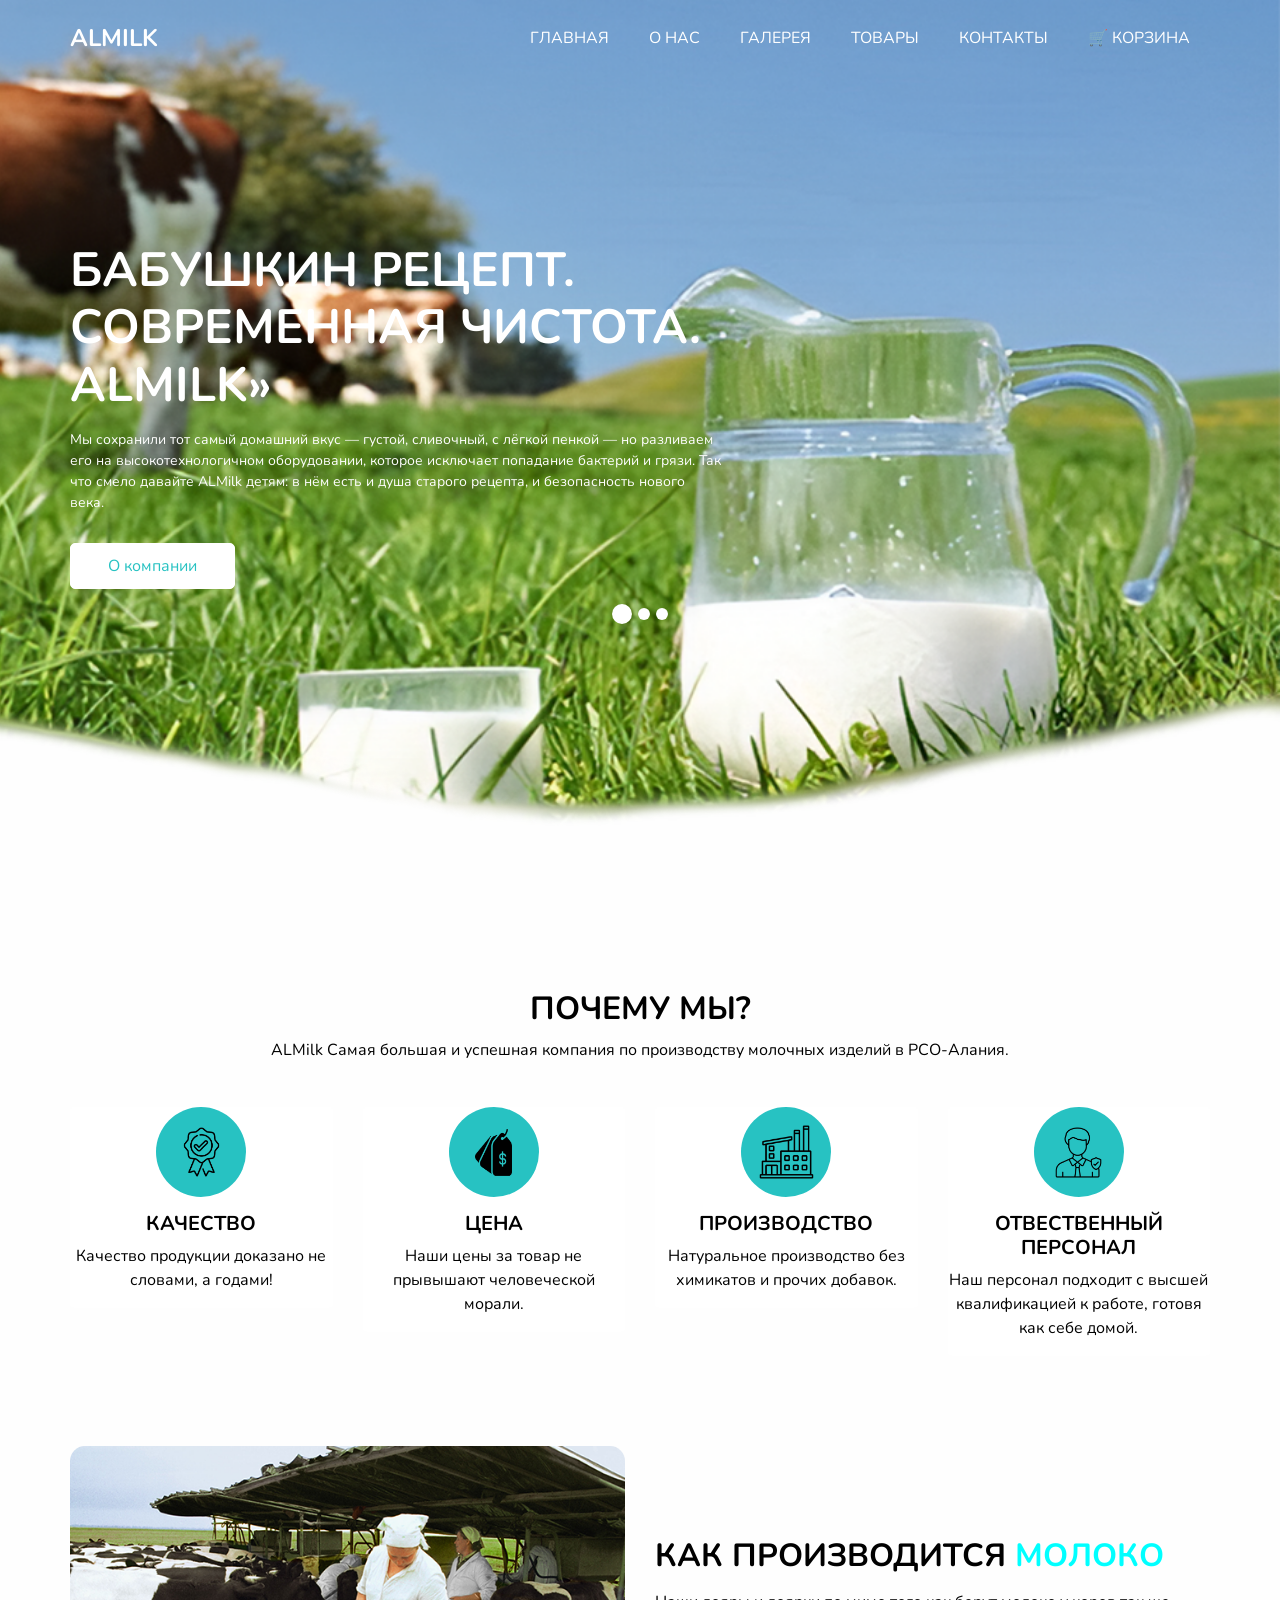
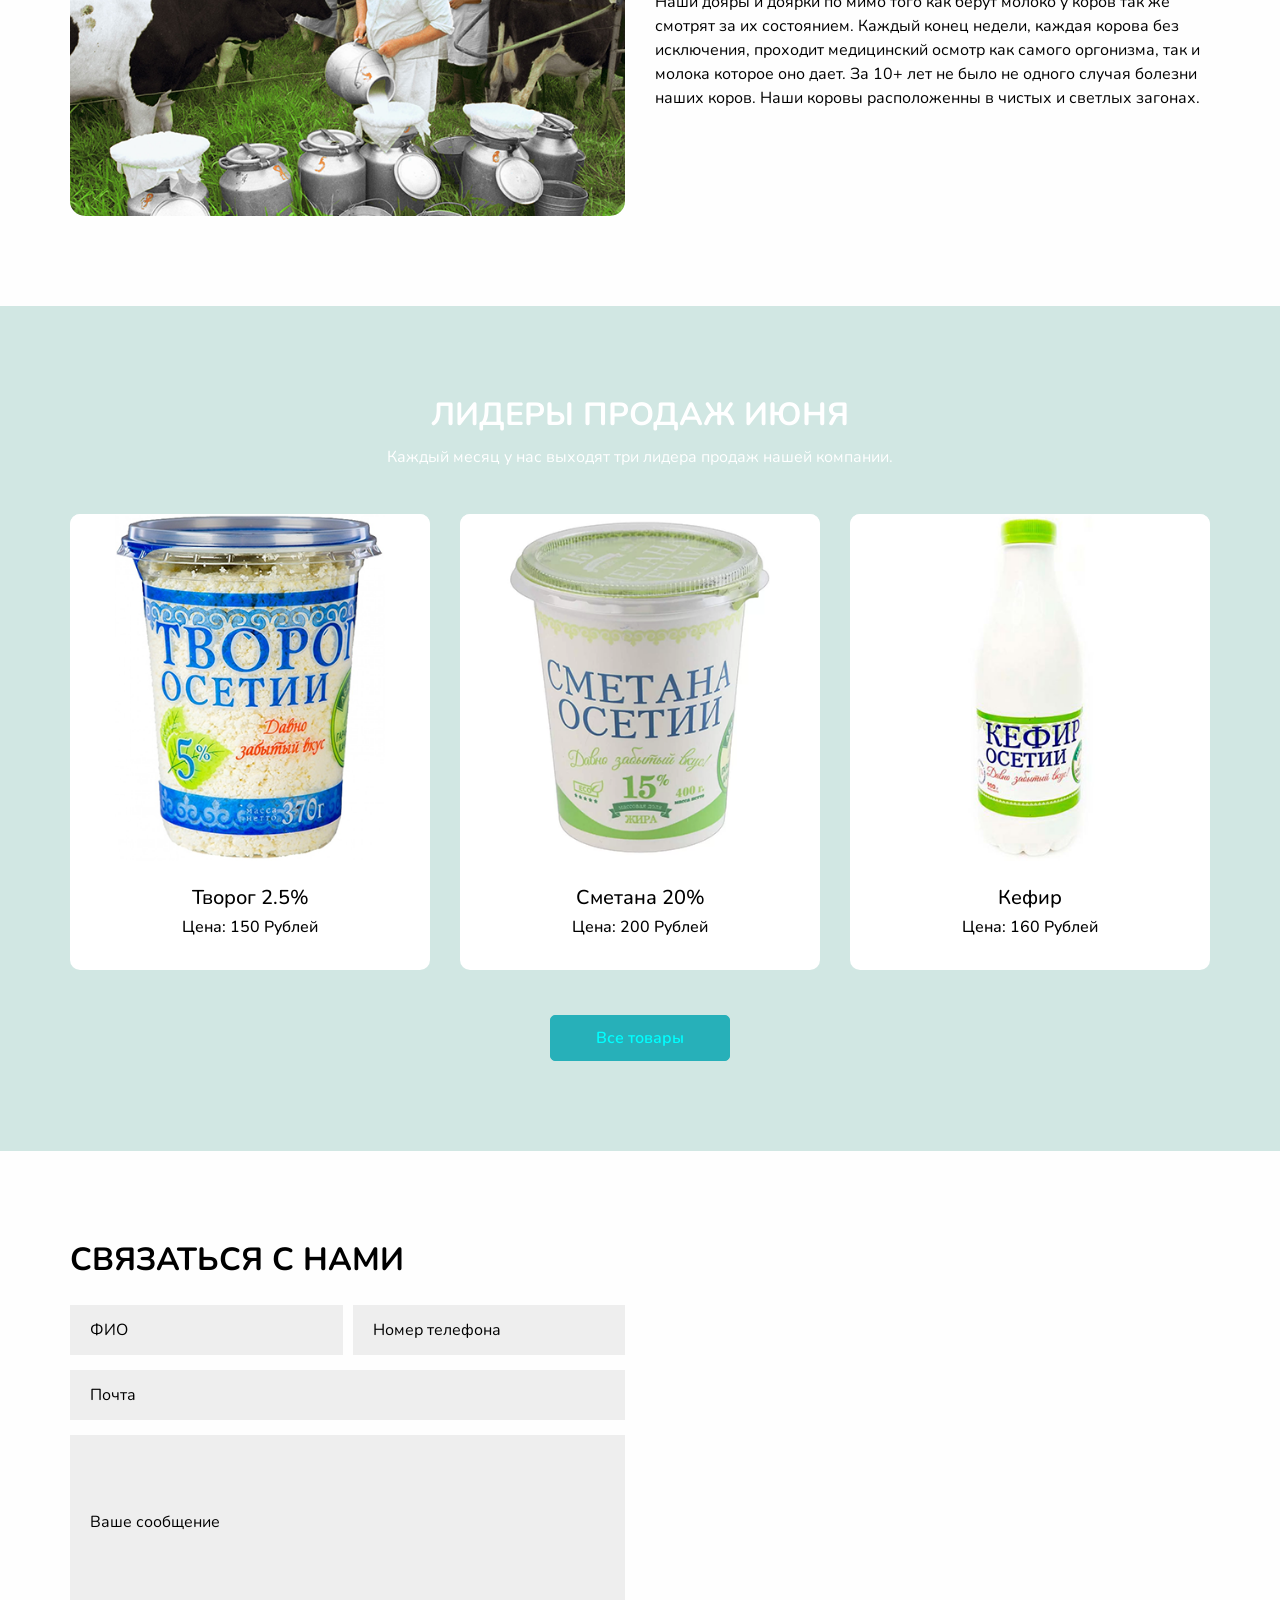
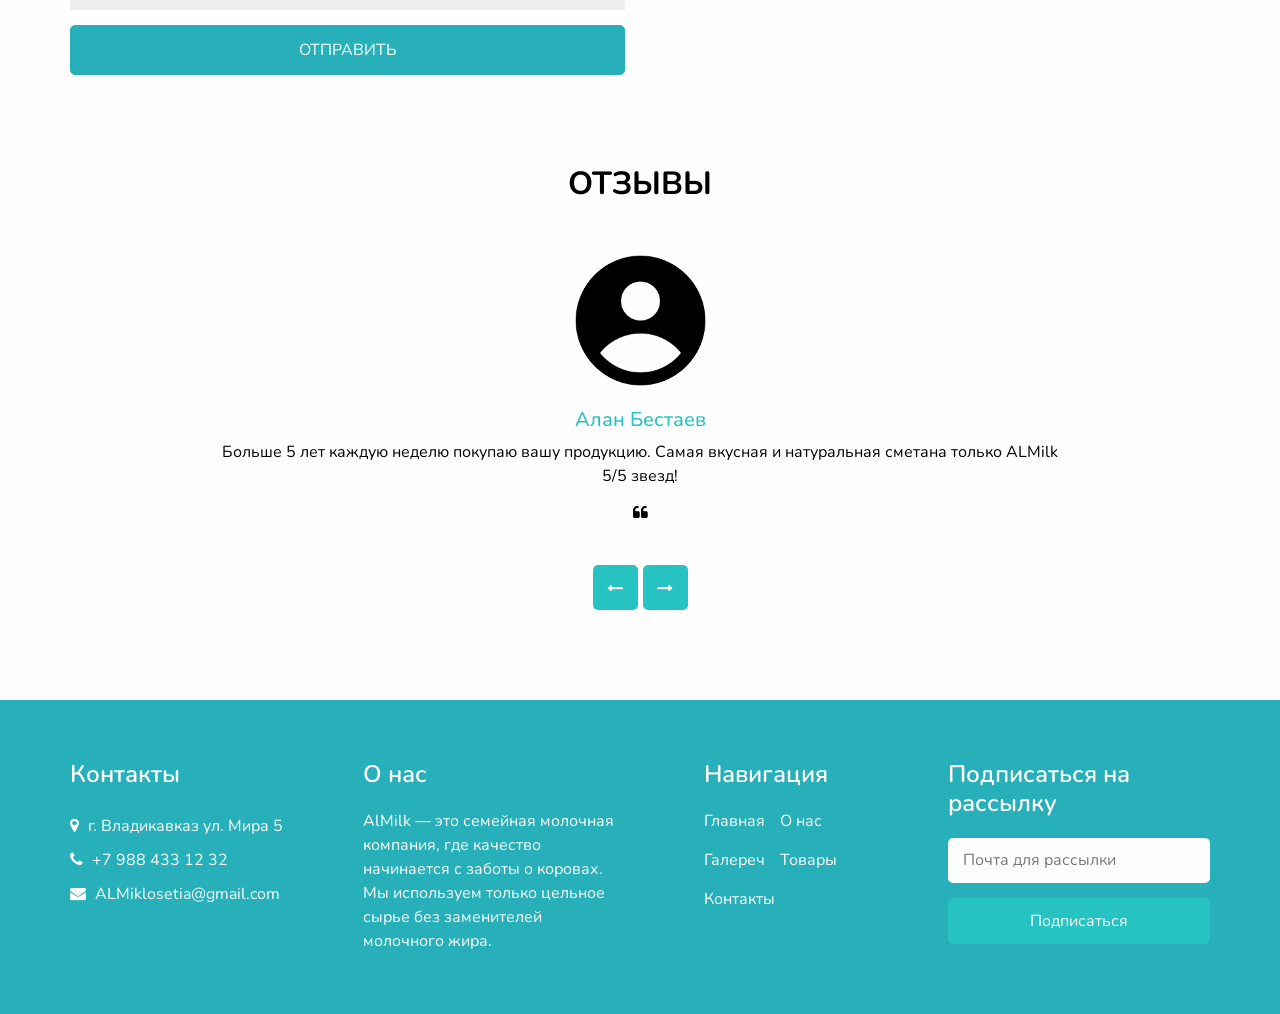
<file: index.html>
<!DOCTYPE html>
<html>
<head>
  <meta charset="utf-8" />
  <meta http-equiv="X-UA-Compatible" content="IE=edge" />
  <meta name="viewport" content="width=device-width, initial-scale=1, shrink-to-fit=no" />
  <meta name="keywords" content="" />
  <meta name="description" content="" />
  <meta name="author" content="" />
  <link rel="shortcut icon" href="images/favicon.png" type="">
  <title> ALMilk - Молочное производство </title>
  <link rel="stylesheet" type="text/css" href="css/bootstrap.css" />
  <link href="https://fonts.googleapis.com/css2?family=Roboto:wght@400;500;700;900&display=swap" rel="stylesheet">
  <link rel="stylesheet" type="text/css" href="https://cdnjs.cloudflare.com/ajax/libs/OwlCarousel2/2.3.4/assets/owl.carousel.min.css" />
  <link href="css/font-awesome.min.css" rel="stylesheet" />
  <link href="css/style.css" rel="stylesheet" />
  <link href="css/responsive.css" rel="stylesheet" />
</head>

<body>

  <div class="hero_area">

    <div class="hero_bg_box">
      <img src="images/hero-bg.png" alt="">
    </div>

    <header class="header_section">
      <div class="container">
        <nav class="navbar navbar-expand-lg custom_nav-container ">
          <a class="navbar-brand" href="index.html">
            <span>
              ALMilk
            </span>
          </a>

          <button class="navbar-toggler" type="button" data-toggle="collapse" data-target="#navbarSupportedContent" aria-controls="navbarSupportedContent" aria-expanded="false" aria-label="Toggle navigation">
            <span class=""> </span>
          </button>

          <div class="collapse navbar-collapse" id="navbarSupportedContent">
            <ul class="navbar-nav">
              <li class="nav-item active">
                <a class="nav-link" href="index.html">Главная</a>
              </li>
              <li class="nav-item">
                <a class="nav-link" href="about.html">О нас</a>
              </li>
              <li class="nav-item">
                <a class="nav-link" href="gallery.html">Галерея</a>
              </li>
              <li class="nav-item">
                <a class="nav-link" href="tovar.html">Товары</a>
              </li>
              <li class="nav-item">
                <a class="nav-link" href="contact.html">Контакты</a>
              </li>
              <li class="nav-item">
  <a class="nav-link" href="cart.html" style="position: relative;">
    🛒 Корзина
    <span id="cartCountBadge" class="cart-count" style="display: none;">0</span>
  </a>
</li>
            </ul>
          </div>
        </nav>
      </div>
    </header>
    <section class="slider_section ">
      <div id="customCarousel1" class="carousel slide" data-ride="carousel">
        <div class="carousel-inner">
          <div class="carousel-item active">
            <div class="container ">
              <div class="row">
                <div class="col-md-7">
                  <div class="detail-box">
                    <h1>
                      Бабушкин рецепт. Современная чистота. ALMilk»
                    </h1>
                    <p>
                      Мы сохранили тот самый домашний вкус — густой, сливочный, с лёгкой пенкой — но разливаем его на высокотехнологичном оборудовании, которое исключает попадание бактерий и грязи. Так что смело давайте ALMilk детям: в нём есть и душа старого рецепта, и безопасность нового века.
                    </p>
                    <div class="btn-box">
                      <a href="about.html" class="btn1">
                        О компании
                      </a>
                    </div>
                  </div>
                </div>
              </div>
            </div>
          </div>
          <div class="carousel-item ">
            <div class="container ">
              <div class="row">
                <div class="col-md-7">
                  <div class="detail-box">
                    <h1>
                      ALMilk: главное, чтобы холодильник был большим.
                    </h1>
                    <p>
                      Потому что в семье, где полюбили ALMilk, одного пакета хватает ровно до завтрака — молоко пьют и взрослые, и дети, и даже кот просит добавки. Вы будете покупать его чаще, чем хлеб: в кашу, в кофе, в коктейль, просто так, когда захочется настоящего. Предупреждаем: привыкание гарантировано, единственный побочный эффект — пустые упаковки в мусорном ведре.
                    </p>
                    <div class="btn-box">
                      <a href="" class="btn1">
                        О компании
                      </a>
                    </div>
                  </div>
                </div>
              </div>
            </div>
          </div>
          <div class="carousel-item">
            <div class="container ">
              <div class="row">
                <div class="col-md-7">
                  <div class="detail-box">
                    <h1>
                      ALMilk: Для тех, кто растёт и тех, кто уже вырос.
                    </h1>
                    <p>
                      Детям нужен кальций и витамин D для крепких костей и зубов — в ALMilk их ровно столько, сколько нужно растущему организму. Взрослым — чистый белок и энергия без лишнего сахара, чтобы хватало на работу, спорт и вечерние прогулки с собакой. Мы закрываем потребности всех поколений за одним столом, потому что настоящее молоко не знает возраста.
                    </p>
                    <div class="btn-box">
                      <a href="" class="btn1">
                        О компании
                      </a>
                    </div>
                  </div>
                </div>
              </div>
            </div>
          </div>
        </div>
        <ol class="carousel-indicators">
          <li data-target="#customCarousel1" data-slide-to="0" class="active"></li>
          <li data-target="#customCarousel1" data-slide-to="1"></li>
          <li data-target="#customCarousel1" data-slide-to="2"></li>
        </ol>
      </div>
    </section>
  </div>
  <section class="department_section layout_padding">
    <div class="department_container">
      <div class="container ">
        <div class="heading_container heading_center">
          <h2>
            Почему мы?
          </h2>
          <p>
            ALMilk Самая большая и успешная компания по производству молочных изделий в РСО-Алания.
          </p>
        </div>
        <div class="row">
          <div class="col-md-3">
            <div class="box ">
              <div class="img-box">
                <img src="images/s1.png" alt="">
              </div>
              <div class="detail-box">
                <h5>
                  Качество
                </h5>
                <p>
                  Качество продукции доказано не словами, а годами!
                </p>
              </div>
            </div>
          </div>
          <div class="col-md-3">
            <div class="box ">
              <div class="img-box">
                <img src="images/s2.png" alt="">
              </div>
              <div class="detail-box">
                <h5>
                  Цена
                </h5>
                <p>
                  Наши цены за товар не прывышают человеческой морали.
                </p>
              </div>
            </div>
          </div>
          <div class="col-md-3">
            <div class="box ">
              <div class="img-box">
                <img src="images/s3.png" alt="">
              </div>
              <div class="detail-box">
                <h5>
                  производство
                </h5>
                <p>
                  Натуральное производство без химикатов и прочих добавок.
                </p>
              </div>
            </div>
          </div>
          <div class="col-md-3">
            <div class="box ">
              <div class="img-box">
                <img src="images/s4.png" alt="">
              </div>
              <div class="detail-box">
                <h5>
                  Отвественный персонал
                </h5>
                <p>
                  Наш персонал подходит с высшей квалификацией к работе, готовя как себе домой.
                </p>
              </div>
            </div>
          </div>
        </div>
      </div>
    </div>
  </section>
  <section class="about_section layout_margin-bottom">
    <div class="container  ">
      <div class="row">
        <div class="col-md-6 ">
          <div class="img-box">
            <img src="images/about-img.png" alt="">
          </div>
        </div>
        <div class="col-md-6">
          <div class="detail-box">
            <div class="heading_container">
              <h2>
                Как производится <span style="color: aqua;">молоко</span>
              </h2>
            </div>
            <p>
              Наши дояры и доярки по мимо того как берут молоко у коров так же смотрят за их состоянием. Каждый конец недели, каждая корова без исключения, проходит медицинский осмотр как самого оргонизма, так и молока которое оно дает. За 10+ лет не было не одного случая болезни наших коров. Наши коровы расположенны в чистых и светлых загонах.
            </p>
          </div>
        </div>
      </div>
    </div>
  </section>


  <section class="tovar_section layout_padding">
    <div class="container">
      <div class="heading_container heading_center">
        <h2>
          Лидеры продаж июня
        </h2>
        <p class="col-md-10 mx-auto px-0">
          Каждый месяц у нас выходят три лидера продаж нашей компании.
        </p>
      </div>
      <div class="row">
        <div class="col-sm-6 col-lg-4 mx-auto">
          <div class="box">
            <div class="img-box">
              <img src="images/1.png" alt="">
            </div>
            <div class="detail-box">
              <div class="social_box">
                <a href="tovar.html">
                  <p style="color: aqua; font-weight: 700;">Приобрести</p>
                </a>
              </div>
              <h5>
                Творог 2.5%
              </h5>
              <h6 class="">
                Цена: 150 Рублей
              </h6>
            </div>
          </div>
        </div>
        <div class="col-sm-6 col-lg-4 mx-auto">
          <div class="box">
            <div class="img-box">
              <img src="images/2.png" alt="">
            </div>
            <div class="detail-box">
              <div class="social_box">
                <a href="tovar.html">
                  <p style="color: aqua; font-weight: 700;">Приобрести</p>
                </a>
              </div>
              <h5>
                Сметана 20%
              </h5>
              <h6 class="">
                Цена: 200 Рублей
              </h6>
            </div>
          </div>
        </div>
        <div class="col-sm-6 col-lg-4 mx-auto">
          <div class="box">
            <div class="img-box">
              <img src="images/3.png" alt="">
            </div>
            <div class="detail-box">
              <div class="social_box">
                <a href="tovar.html">
                  <p style="color: aqua; font-weight: 700;">Приобрести</p>
                </a>
              </div>
              <h5>
                Кефир
              </h5>
              <h6 class="">
                Цена: 160 Рублей
              </h6>
            </div>
          </div>
        </div>
      </div>
      <div class="btn-box">
        <a style="font-weight: 600; color: aqua;" href="tovar.html">
          Все товары
        </a>
      </div>
    </div>
  </section>
  <section class="contact_section layout_padding">
    <div class="container">
      <div class="heading_container">
        <h2>
          Связаться с нами
        </h2>
      </div>
      <div class="row">
        <div class="col-md-6">
          <div class="form_container contact-form">
            <form action="">
              <div class="form-row">
                <div class="col-lg-6">
                  <div>
                    <input type="text" placeholder="ФИО" />
                  </div>
                </div>
                <div class="col-lg-6">
                  <div>
                    <input type="text" placeholder="Номер телефона" />
                  </div>
                </div>
              </div>
              <div>
                <input type="email" placeholder="Почта" />
              </div>
              <div>
                <input type="text" class="message-box" placeholder="Ваше сообщение" />
              </div>
              <div class="btn_box">
                <button>
                  Отправить
                </button>
              </div>
            </form>
          </div>
        </div>
      </div>
    </div>
  </section>

  <section class="client_section layout_padding-bottom">
    <div class="container">
      <div class="heading_container heading_center ">
        <h2>
          Отзывы
        </h2>
      </div>
      <div id="carouselExample2Controls" class="carousel slide" data-ride="carousel">
        <div class="carousel-inner">
          <div class="carousel-item active">
            <div class="row">
              <div class="col-md-11 col-lg-10 mx-auto">
                <div class="box">
                  <div class="img-box">
                    <img src="images/client.jpg" alt="" />
                  </div>
                  <div class="detail-box">
                    <div class="name">
                      <h6>
                        Алан Бестаев
                      </h6>
                    </div>
                    <p>
                      Больше 5 лет каждую неделю покупаю вашу продукцию. Самая вкусная и натуральная сметана только ALMilk 5/5 звезд!
                    </p>
                    <i class="fa fa-quote-left" aria-hidden="true"></i>
                  </div>
                </div>
              </div>
            </div>
          </div>
          <div class="carousel-item">
            <div class="row">
              <div class="col-md-11 col-lg-10 mx-auto">
                <div class="box">
                  <div class="img-box">
                    <img src="images/client.jpg" alt="" />
                  </div>
                  <div class="detail-box">
                    <div class="name">
                      <h6>
                        Урызмаг Дзансолов
                      </h6>
                    </div>
                    <p>
                      ALMilk вы лучшие!!!! Самая натурльное только у вас.
                    </p>
                    <i class="fa fa-quote-left" aria-hidden="true"></i>
                  </div>
                </div>
              </div>
            </div>
          </div>
          <div class="carousel-item">
            <div class="row">
              <div class="col-md-11 col-lg-10 mx-auto">
                <div class="box">
                  <div class="img-box">
                    <img src="images/client.jpg" alt="" />
                  </div>
                  <div class="detail-box">
                    <div class="name">
                      <h6>
                        Иван Иванов
                      </h6>
                    </div>
                    <p>
                      Приехав в Осетию мне захотелось попробовать Осетинское молоко. Реальность превзошла ожидание, лучше не пробовал! 
                    </p>
                    <i class="fa fa-quote-left" aria-hidden="true"></i>
                  </div>
                </div>
              </div>
            </div>
          </div>
        </div>
        <div class="carousel_btn-container">
          <a class="carousel-control-prev" href="#carouselExample2Controls" role="button" data-slide="prev">
            <i class="fa fa-long-arrow-left" aria-hidden="true"></i>
            <span class="sr-only">.</span>
          </a>
          <a class="carousel-control-next" href="#carouselExample2Controls" role="button" data-slide="next">
            <i class="fa fa-long-arrow-right" aria-hidden="true"></i>
            <span class="sr-only">.</span>
          </a>
        </div>
      </div>
    </div>
  </section>
  <footer class="footer_section">
    <div class="container">
      <div class="row">
        <div class="col-md-6 col-lg-3 footer_col">
          <div class="footer_contact">
            <h4>
              Контакты
            </h4>
            <div class="contact_link_box">
              <a href="">
                <i class="fa fa-map-marker" aria-hidden="true"></i>
                <span>
                  г. Владикавказ ул. Мира 5
                </span>
              </a>
              <a href="">
                <i class="fa fa-phone" aria-hidden="true"></i>
                <span>
                  +7 988 433 12 32
                </span>
              </a>
              <a href="">
                <i class="fa fa-envelope" aria-hidden="true"></i>
                <span>
                  ALMiklosetia@gmail.com
                </span>
              </a>
            </div>
          </div>
        </div>
        <div class="col-md-6 col-lg-3 footer_col">
          <div class="footer_detail">
            <h4>
              О нас
            </h4>
            <p>
              AlMilk — это семейная молочная компания, где качество начинается с заботы о коровах. Мы используем только цельное сырье без заменителей молочного жира.
            </p>
          </div>
        </div>
        <div class="col-md-6 col-lg-2 mx-auto footer_col">
          <div class="footer_link_box">
            <h4>
              Навигация
            </h4>
            <div class="footer_links">
              <a class="active" href="index.html">
                Главная
              </a>
              <a class="" href="about.html">
                О нас
              </a>
              <a class="" href="gallery.html">
                Галереч
              </a>
              <a class="" href="tovar.html">
                Товары
              </a>
              <a class="" href="contact.html">
                Контакты
              </a>
            </div>
          </div>
        </div>
        <div class="col-md-6 col-lg-3 footer_col ">
          <h4>
            Подписаться на рассылку
          </h4>
          <form action="#">
            <input type="email" placeholder="Почта для рассылки" />
            <button type="submit">
              Подписаться
            </button>
          </form>
        </div>
      </div> 
    </div>
  </footer>

  <script type="text/javascript" src="js/jquery-3.4.1.min.js"></script>
  <script src="https://cdn.jsdelivr.net/npm/popper.js@1.16.0/dist/umd/popper.min.js" integrity="sha384-Q6E9RHvbIyZFJoft+2mJbHaEWldlvI9IOYy5n3zV9zzTtmI3UksdQRVvoxMfooAo" crossorigin="anonymous">
  </script>
  <script type="text/javascript" src="js/bootstrap.js"></script>
  <script type="text/javascript" src="https://cdnjs.cloudflare.com/ajax/libs/OwlCarousel2/2.3.4/owl.carousel.min.js">
  </script>
  <script type="text/javascript" src="js/custom.js"></script>

</body>

</html>
</file>
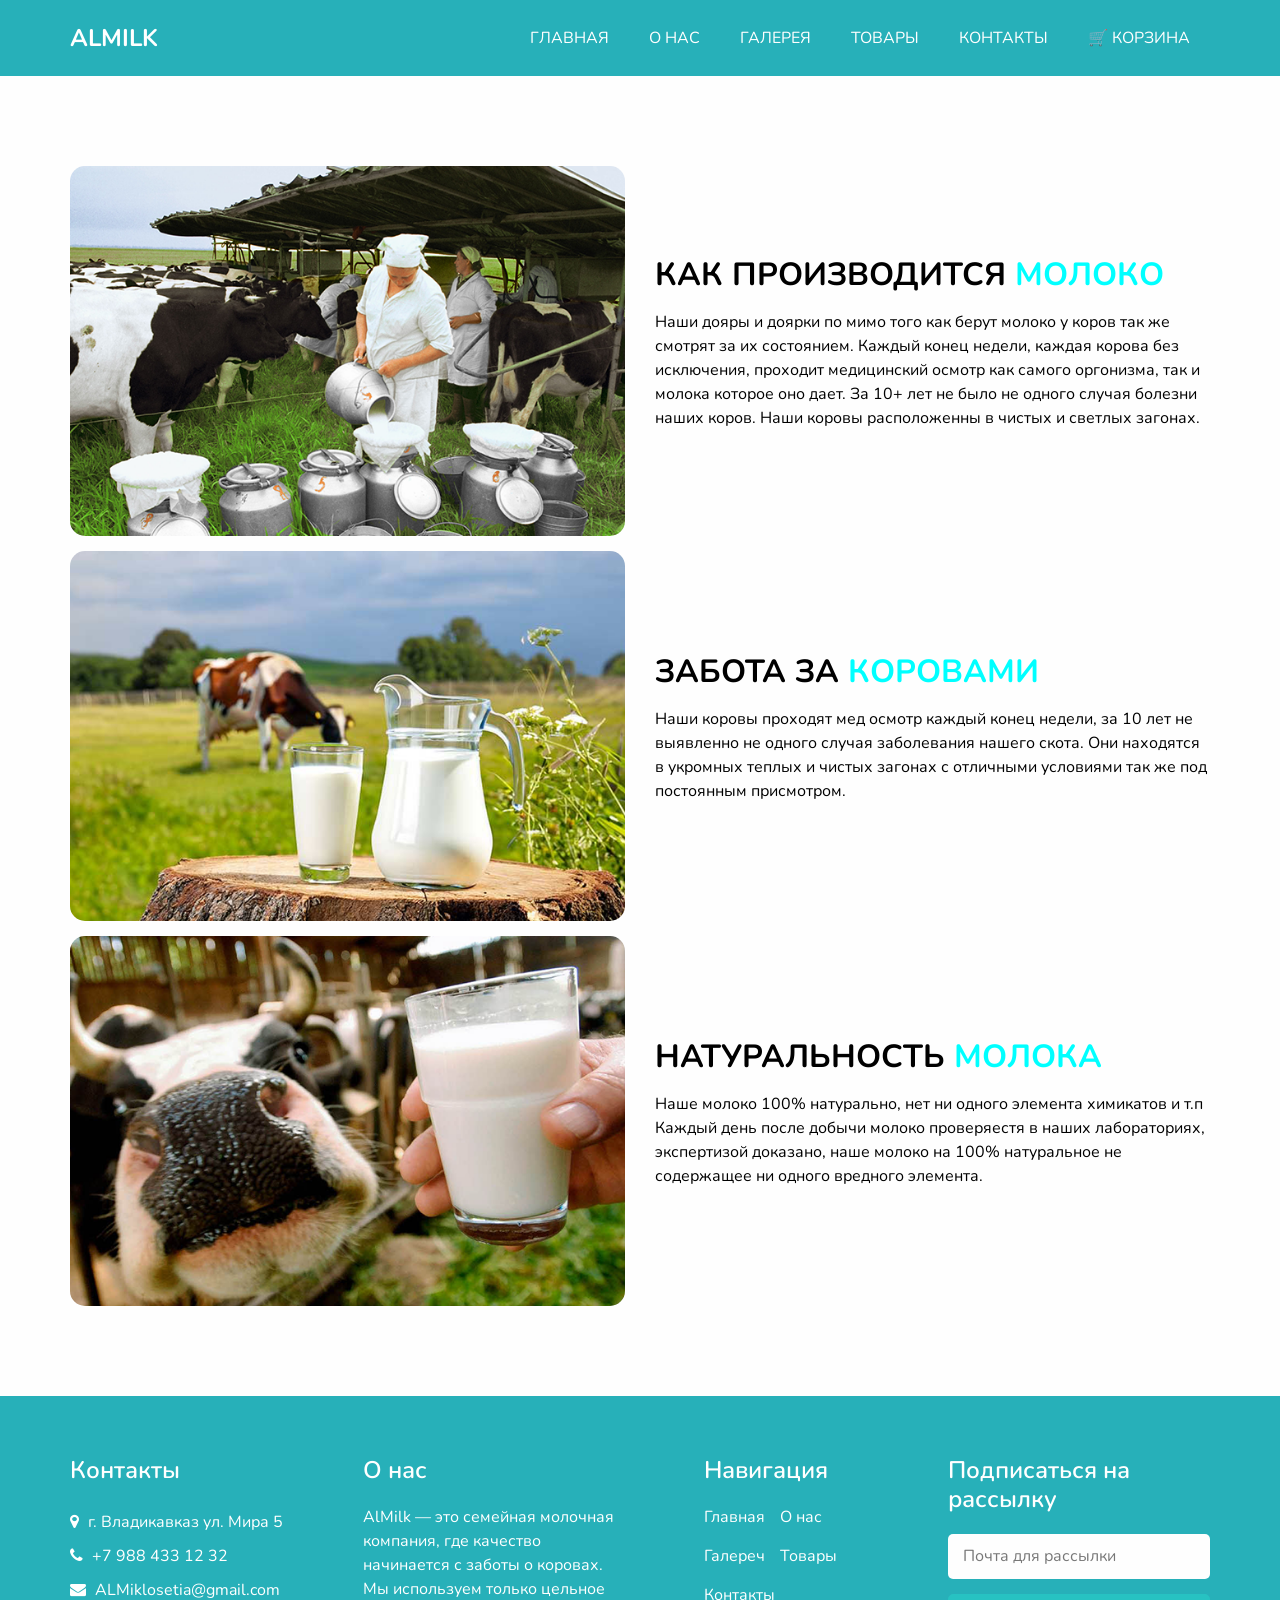
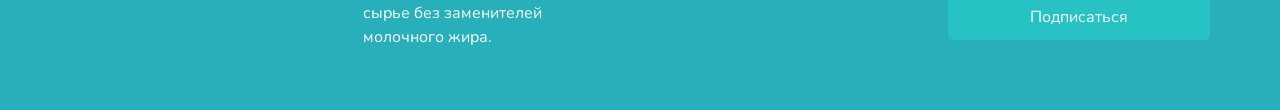
<file: about.html>
<!DOCTYPE html>
<html>
<head>
  <meta charset="utf-8" />
  <meta http-equiv="X-UA-Compatible" content="IE=edge" />
  <meta name="viewport" content="width=device-width, initial-scale=1, shrink-to-fit=no" />
  <meta name="keywords" content="" />
  <meta name="description" content="" />
  <meta name="author" content="" />
  <link rel="shortcut icon" href="images/favicon.png" type="">
  <title> ALMilk </title>
  <link rel="stylesheet" type="text/css" href="css/bootstrap.css" />
  <link href="https://fonts.googleapis.com/css2?family=Roboto:wght@400;500;700;900&display=swap" rel="stylesheet">
  <link rel="stylesheet" type="text/css"
    href="https://cdnjs.cloudflare.com/ajax/libs/OwlCarousel2/2.3.4/assets/owl.carousel.min.css" />
  <link href="css/font-awesome.min.css" rel="stylesheet" />
  <link href="css/style.css" rel="stylesheet" />
  <link href="css/responsive.css" rel="stylesheet" />

</head>

<body class="sub_page">

  <div class="hero_area">
    <header class="header_section">
      <div class="container">
        <nav class="navbar navbar-expand-lg custom_nav-container ">
          <a class="navbar-brand" href="index.html">
            <span>
              ALMilk
            </span>
          </a>

          <button class="navbar-toggler" type="button" data-toggle="collapse" data-target="#navbarSupportedContent"
            aria-controls="navbarSupportedContent" aria-expanded="false" aria-label="Toggle navigation">
            <span class=""> </span>
          </button>

          <div class="collapse navbar-collapse" id="navbarSupportedContent">
            <ul class="navbar-nav">
              <li class="nav-item active">
                <a class="nav-link" href="index.html">Главная</a>
              </li>
              <li class="nav-item">
                <a class="nav-link" href="about.html">О нас</a>
              </li>
              <li class="nav-item">
                <a class="nav-link" href="gallery.html">Галерея</a>
              </li>
              <li class="nav-item">
                <a class="nav-link" href="tovar.html">Товары</a>
              </li>
              <li class="nav-item">
                <a class="nav-link" href="contact.html">Контакты</a>
              </li>
              <li class="nav-item">
  <a class="nav-link" href="cart.html" style="position: relative;">
    🛒 Корзина
    <span id="cartCountBadge" class="cart-count" style="display: none;">0</span>
  </a>
</li>
            </ul>
          </div>
        </nav>
      </div>
    </header>
  </div>


  <section class="about_section layout_padding">
    <div class="container  ">
      <div class="row">
        <div class="col-md-6 ">
          <div class="img-box">
            <img src="images/about-img.png" alt="">
          </div>
        </div>
        <div class="col-md-6">
          <div class="detail-box">
            <div class="heading_container">
              <h2>
                Как производится <span style="color: aqua;">молоко</span>
              </h2>
            </div>
            <p>
              Наши дояры и доярки по мимо того как берут молоко у коров так же смотрят за их состоянием. Каждый конец
              недели, каждая корова без исключения, проходит медицинский осмотр как самого оргонизма, так и молока
              которое оно дает. За 10+ лет не было не одного случая болезни наших коров. Наши коровы расположенны в
              чистых и светлых загонах.
            </p>
          </div>
        </div>
      </div>
    </div>
    <div class="hhj" style="margin-top: 15px;">

    </div>
    <div class="container  ">
      <div class="row">
        <div class="col-md-6 ">
          <div class="img-box">
            <img src="images/about2.png" alt="">
          </div>
        </div>
        <div class="col-md-6">
          <div class="detail-box">
            <div class="heading_container">
              <h2>
                Забота за <span style="color: aqua;">Коровами</span>
              </h2>
            </div>
            <p>
              Наши коровы проходят мед осмотр каждый конец недели, за 10 лет не выявленно не одного случая заболевания
              нашего скота. Они находятся в укромных теплых и чистых загонах с отличными условиями так же под постоянным
              присмотром.
            </p>
          </div>
        </div>
      </div>
    </div>
    <div class="hhj" style="margin-top: 15px;">

    </div>
    <div class="container  ">
      <div class="row">
        <div class="col-md-6 ">
          <div class="img-box">
            <img src="images/about3.png" alt="">
          </div>
        </div>
        <div class="col-md-6">
          <div class="detail-box">
            <div class="heading_container">
              <h2>
                Натуральность <span style="color: aqua;">молока</span>
              </h2>
            </div>
            <p>
              Наше молоко 100% натурально, нет ни одного элемента химикатов и т.п Каждый день после добычи молоко
              проверяестя в наших лабораториях, экспертизой доказано, наше молоко на 100% натуральное не содержащее ни одного вредного элемента.
            </p>
          </div>
        </div>
      </div>
    </div>
  </section>

  <footer class="footer_section">
    <div class="container">
      <div class="row">
        <div class="col-md-6 col-lg-3 footer_col">
          <div class="footer_contact">
            <h4>
              Контакты
            </h4>
            <div class="contact_link_box">
              <a href="">
                <i class="fa fa-map-marker" aria-hidden="true"></i>
                <span>
                  г. Владикавказ ул. Мира 5
                </span>
              </a>
              <a href="">
                <i class="fa fa-phone" aria-hidden="true"></i>
                <span>
                  +7 988 433 12 32
                </span>
              </a>
              <a href="">
                <i class="fa fa-envelope" aria-hidden="true"></i>
                <span>
                  ALMiklosetia@gmail.com
                </span>
              </a>
            </div>
          </div>
        </div>
        <div class="col-md-6 col-lg-3 footer_col">
          <div class="footer_detail">
            <h4>
              О нас
            </h4>
            <p>
              AlMilk — это семейная молочная компания, где качество начинается с заботы о коровах. Мы используем только
              цельное сырье без заменителей молочного жира.
            </p>
          </div>
        </div>
        <div class="col-md-6 col-lg-2 mx-auto footer_col">
          <div class="footer_link_box">
            <h4>
              Навигация
            </h4>
            <div class="footer_links">
              <a class="active" href="index.html">
                Главная
              </a>
              <a class="" href="about.html">
                О нас
              </a>
              <a class="" href="gallery.html">
                Галереч
              </a>
              <a class="" href="tovar.html">
                Товары
              </a>
              <a class="" href="contact.html">
                Контакты
              </a>
            </div>
          </div>
        </div>
        <div class="col-md-6 col-lg-3 footer_col ">
          <h4>
            Подписаться на рассылку
          </h4>
          <form action="#">
            <input type="email" placeholder="Почта для рассылки" />
            <button type="submit">
              Подписаться
            </button>
          </form>
        </div>
      </div>
    </div>
  </footer>
  <script type="text/javascript" src="js/jquery-3.4.1.min.js"></script>
  <script src="https://cdn.jsdelivr.net/npm/popper.js@1.16.0/dist/umd/popper.min.js"
    integrity="sha384-Q6E9RHvbIyZFJoft+2mJbHaEWldlvI9IOYy5n3zV9zzTtmI3UksdQRVvoxMfooAo" crossorigin="anonymous">
    </script>
  <script type="text/javascript" src="js/bootstrap.js"></script>
  <script type="text/javascript" src="https://cdnjs.cloudflare.com/ajax/libs/OwlCarousel2/2.3.4/owl.carousel.min.js">
  </script>
  <script type="text/javascript" src="js/custom.js"></script>

</body>

</html>
</file>
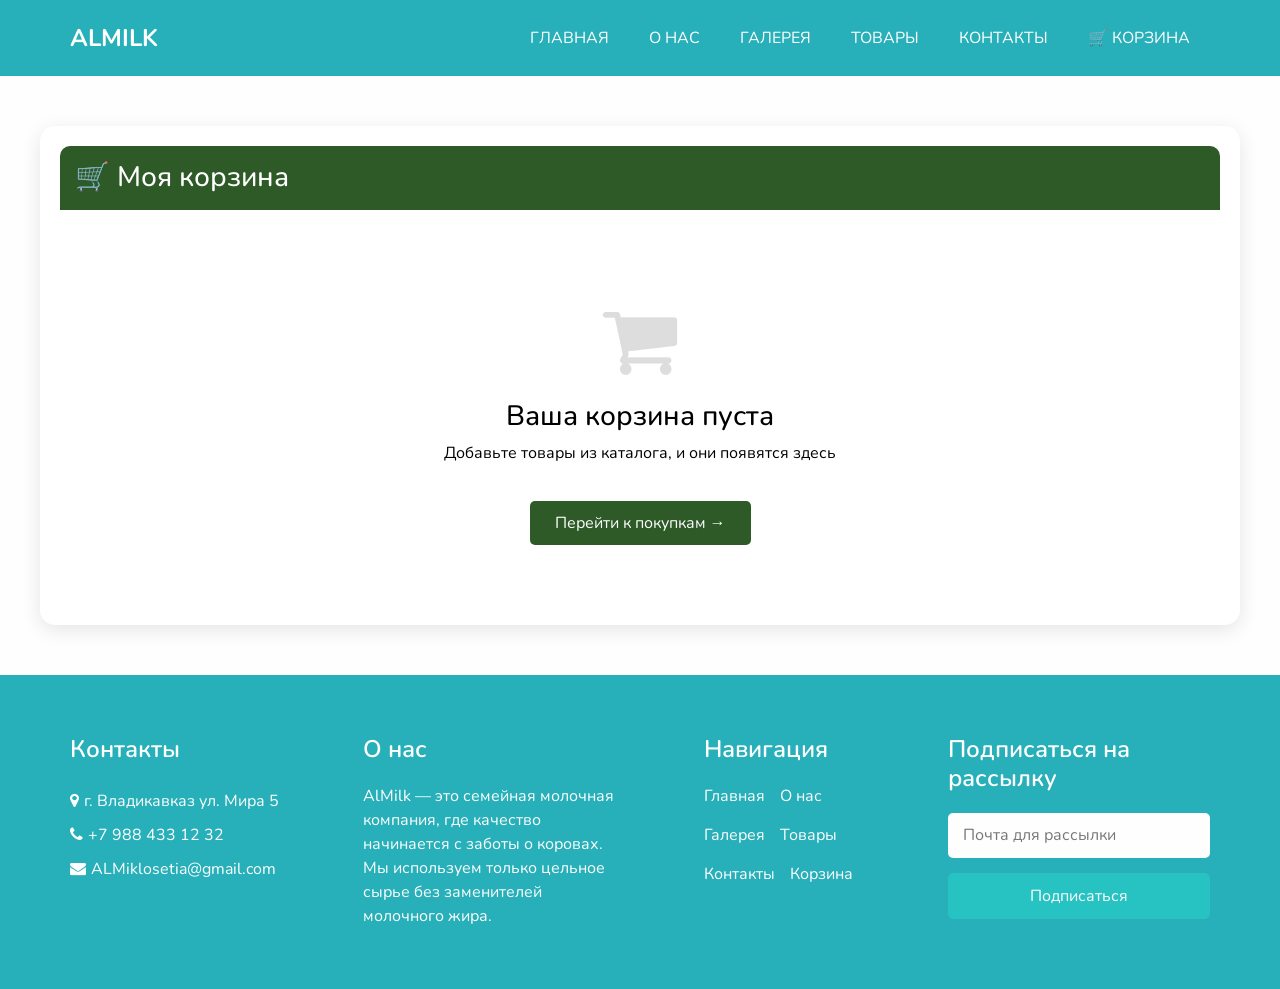
<file: cart.html>
<!DOCTYPE html>
<html>

<head>
  <meta charset="utf-8" />
  <meta http-equiv="X-UA-Compatible" content="IE=edge" />
  <meta name="viewport" content="width=device-width, initial-scale=1, shrink-to-fit=no" />
  <meta name="keywords" content="" />
  <meta name="description" content="" />
  <meta name="author" content="" />
  <link rel="shortcut icon" href="images/favicon.png" type="">
  <title>Корзина - ALMilk</title>
  <link rel="stylesheet" type="text/css" href="css/bootstrap.css" />
  <link href="https://fonts.googleapis.com/css2?family=Roboto:wght@400;500;700;900&display=swap" rel="stylesheet">
  <link rel="stylesheet" type="text/css" href="https://cdnjs.cloudflare.com/ajax/libs/OwlCarousel2/2.3.4/assets/owl.carousel.min.css" />
  <link href="css/font-awesome.min.css" rel="stylesheet" />
  <link href="css/style.css" rel="stylesheet" />
  <link href="css/responsive.css" rel="stylesheet" />
  <style>
    .cart-container {
      max-width: 1200px;
      margin: 50px auto;
      padding: 20px;
      background: #fff;
      border-radius: 15px;
      box-shadow: 0 5px 20px rgba(0,0,0,0.1);
    }
    .cart-header {
      background: #2d5a27;
      color: white;
      padding: 15px;
      border-radius: 10px 10px 0 0;
      margin-bottom: 30px;
    }
    .cart-item {
      border-bottom: 1px solid #ddd;
      padding: 20px 0;
      display: flex;
      align-items: center;
      flex-wrap: wrap;
    }
    .cart-item-img {
      width: 100px;
      height: 100px;
      object-fit: contain;
      margin-right: 20px;
    }
    .cart-item-details {
      flex: 1;
    }
    .cart-item-title {
      font-size: 18px;
      font-weight: bold;
      color: #333;
    }
    .cart-item-price {
      color: #2d5a27;
      font-weight: bold;
      font-size: 16px;
    }
    .cart-item-quantity {
      width: 80px;
      padding: 5px;
      margin: 0 15px;
      border: 1px solid #ddd;
      border-radius: 5px;
      text-align: center;
    }
    .cart-item-remove {
      background: #dc3545;
      color: white;
      border: none;
      padding: 8px 15px;
      border-radius: 5px;
      cursor: pointer;
      transition: 0.3s;
    }
    .cart-item-remove:hover {
      background: #c82333;
    }
    .cart-summary {
      background: #f8f9fa;
      padding: 20px;
      border-radius: 10px;
      margin-top: 30px;
    }
    .cart-total {
      font-size: 24px;
      font-weight: bold;
      color: #2d5a27;
    }
    .checkout-btn {
      background: #2d5a27;
      color: white;
      border: none;
      padding: 12px 30px;
      border-radius: 5px;
      font-size: 18px;
      cursor: pointer;
      transition: 0.3s;
    }
    .checkout-btn:hover {
      background: #1e3d1a;
    }
    .empty-cart {
      text-align: center;
      padding: 60px 20px;
    }
    .empty-cart i {
      font-size: 80px;
      color: #ddd;
      margin-bottom: 20px;
    }
    .continue-shopping {
      display: inline-block;
      background: #2d5a27;
      color: white;
      padding: 10px 25px;
      border-radius: 5px;
      text-decoration: none;
      margin-top: 20px;
    }
    .cart-count {
      background: #ff6b6b;
      color: white;
      border-radius: 50%;
      padding: 2px 8px;
      font-size: 12px;
      position: relative;
      top: -10px;
      left: -5px;
    }
    .toast-notification {
      position: fixed;
      bottom: 20px;
      right: 20px;
      background: #28a745;
      color: white;
      padding: 12px 24px;
      border-radius: 8px;
      z-index: 1000;
      animation: slideIn 0.3s ease;
    }
    @keyframes slideIn {
      from { transform: translateX(100%); opacity: 0; }
      to { transform: translateX(0); opacity: 1; }
    }
  </style>
</head>

<body class="sub_page">

  <div class="hero_area">
    <div class="hero_bg_box">
      <img src="images/hero-bg.png" alt="">
    </div>
    <header class="header_section">
      <div class="container">
        <nav class="navbar navbar-expand-lg custom_nav-container ">
          <a class="navbar-brand" href="index.html">
            <span>
              ALMilk
            </span>
          </a>
          <button class="navbar-toggler" type="button" data-toggle="collapse" data-target="#navbarSupportedContent" aria-controls="navbarSupportedContent" aria-expanded="false" aria-label="Toggle navigation">
            <span class=""> </span>
          </button>
          <div class="collapse navbar-collapse" id="navbarSupportedContent">
            <ul class="navbar-nav">
              <li class="nav-item">
                <a class="nav-link" href="index.html">Главная</a>
              </li>
              <li class="nav-item">
                <a class="nav-link" href="about.html">О нас</a>
              </li>
              <li class="nav-item">
                <a class="nav-link" href="gallery.html">Галерея</a>
              </li>
              <li class="nav-item">
                <a class="nav-link" href="tovar.html">Товары</a>
              </li>
              <li class="nav-item">
                <a class="nav-link" href="contact.html">Контакты</a>
              </li>
              <li class="nav-item">
                <a class="nav-link" href="cart.html" style="position: relative;">
                  🛒 Корзина
                  <span id="cartCountBadge" class="cart-count" style="display: none;">0</span>
                </a>
              </li>
            </ul>
          </div>
        </nav>
      </div>
    </header>
  </div>

  <div class="cart-container">
    <div class="cart-header">
      <h3 style="margin: 0;">🛒 Моя корзина</h3>
    </div>
    
    <div id="cartItemsList">
      <!-- Товары в корзине будут отображаться здесь -->
    </div>
    
    <div id="cartSummary" class="cart-summary" style="display: none;">
      <div class="row">
        <div class="col-md-6">
          <h5>Итого к оплате:</h5>
          <div class="cart-total" id="cartTotal">0 ₽</div>
        </div>
        <div class="col-md-6 text-right">
          <button class="checkout-btn" onclick="checkout()">Оформить заказ ✅</button>
        </div>
      </div>
    </div>
    
    <div id="emptyCartMessage" class="empty-cart" style="display: none;">
      <i class="fa fa-shopping-cart" aria-hidden="true"></i>
      <h3>Ваша корзина пуста</h3>
      <p>Добавьте товары из каталога, и они появятся здесь</p>
      <a href="tovar.html" class="continue-shopping">Перейти к покупкам →</a>
    </div>
  </div>

  <footer class="footer_section">
    <div class="container">
      <div class="row">
        <div class="col-md-6 col-lg-3 footer_col">
          <div class="footer_contact">
            <h4>Контакты</h4>
            <div class="contact_link_box">
              <a href=""><i class="fa fa-map-marker" aria-hidden="true"></i><span>г. Владикавказ ул. Мира 5</span></a>
              <a href=""><i class="fa fa-phone" aria-hidden="true"></i><span>+7 988 433 12 32</span></a>
              <a href=""><i class="fa fa-envelope" aria-hidden="true"></i><span>ALMiklosetia@gmail.com</span></a>
            </div>
          </div>
        </div>
        <div class="col-md-6 col-lg-3 footer_col">
          <div class="footer_detail">
            <h4>О нас</h4>
            <p>AlMilk — это семейная молочная компания, где качество начинается с заботы о коровах. Мы используем только цельное сырье без заменителей молочного жира.</p>
          </div>
        </div>
        <div class="col-md-6 col-lg-2 mx-auto footer_col">
          <div class="footer_link_box">
            <h4>Навигация</h4>
            <div class="footer_links">
              <a href="index.html">Главная</a>
              <a href="about.html">О нас</a>
              <a href="gallery.html">Галерея</a>
              <a href="tovar.html">Товары</a>
              <a href="contact.html">Контакты</a>
              <a href="cart.html">Корзина</a>
            </div>
          </div>
        </div>
        <div class="col-md-6 col-lg-3 footer_col">
          <h4>Подписаться на рассылку</h4>
          <form action="#">
            <input type="email" placeholder="Почта для рассылки" />
            <button type="submit">Подписаться</button>
          </form>
        </div>
      </div>
    </div>
  </footer>

  <script>
    // Загрузка корзины из localStorage
    let cart = JSON.parse(localStorage.getItem('almilkCart')) || [];

    function saveCart() {
      localStorage.setItem('almilkCart', JSON.stringify(cart));
      updateCartDisplay();
      updateCartCount();
    }

    function updateCartCount() {
      const count = cart.reduce((sum, item) => sum + item.quantity, 0);
      const badge = document.getElementById('cartCountBadge');
      if (badge) {
        if (count > 0) {
          badge.style.display = 'inline';
          badge.textContent = count;
        } else {
          badge.style.display = 'none';
        }
      }
    }

    function updateQuantity(productId, newQuantity) {
      const item = cart.find(i => i.id === productId);
      if (item) {
        if (newQuantity <= 0) {
          cart = cart.filter(i => i.id !== productId);
        } else {
          item.quantity = newQuantity;
        }
        saveCart();
        showToast('Количество обновлено');
      }
    }

    function removeFromCart(productId) {
      cart = cart.filter(i => i.id !== productId);
      saveCart();
      showToast('Товар удален из корзины');
    }

    function showToast(message) {
      const toast = document.createElement('div');
      toast.className = 'toast-notification';
      toast.innerHTML = message;
      document.body.appendChild(toast);
      setTimeout(() => toast.remove(), 2000);
    }

    function updateCartDisplay() {
      const container = document.getElementById('cartItemsList');
      const summary = document.getElementById('cartSummary');
      const emptyMsg = document.getElementById('emptyCartMessage');
      
      if (!cart.length) {
        container.innerHTML = '';
        summary.style.display = 'none';
        emptyMsg.style.display = 'block';
        return;
      }
      
      emptyMsg.style.display = 'none';
      summary.style.display = 'block';
      
      let total = 0;
      let html = '';
      
      cart.forEach(item => {
        const itemTotal = item.price * item.quantity;
        total += itemTotal;
        
        html += `
          <div class="cart-item">
            <img src="${item.image}" alt="${item.name}" class="cart-item-img" onerror="this.src='images/1.png'">
            <div class="cart-item-details">
              <div class="cart-item-title">${item.name}</div>
              <div class="cart-item-price">${item.price} ₽ / шт</div>
            </div>
            <input type="number" class="cart-item-quantity" value="${item.quantity}" min="1" 
                   onchange="updateQuantity('${item.id}', parseInt(this.value))">
            <button class="cart-item-remove" onclick="removeFromCart('${item.id}')">Удалить</button>
          </div>
        `;
      });
      
      container.innerHTML = html;
      document.getElementById('cartTotal').innerHTML = total.toLocaleString() + ' ₽';
    }

    function checkout() {
      if (cart.length === 0) {
        showToast('Корзина пуста!');
        return;
      }
      alert('✅ Спасибо за заказ!\n\nНаш менеджер свяжется с вами в ближайшее время.\n\nОбщая сумма: ' + 
            cart.reduce((s, i) => s + i.price * i.quantity, 0).toLocaleString() + ' ₽');
      cart = [];
      saveCart();
    }

    // Инициализация при загрузке
    updateCartDisplay();
    updateCartCount();
  </script>
  
  <script type="text/javascript" src="js/jquery-3.4.1.min.js"></script>
  <script src="https://cdn.jsdelivr.net/npm/popper.js@1.16.0/dist/umd/popper.min.js"></script>
  <script type="text/javascript" src="js/bootstrap.js"></script>
  <script type="text/javascript" src="js/custom.js"></script>
</body>
</html>
</file>
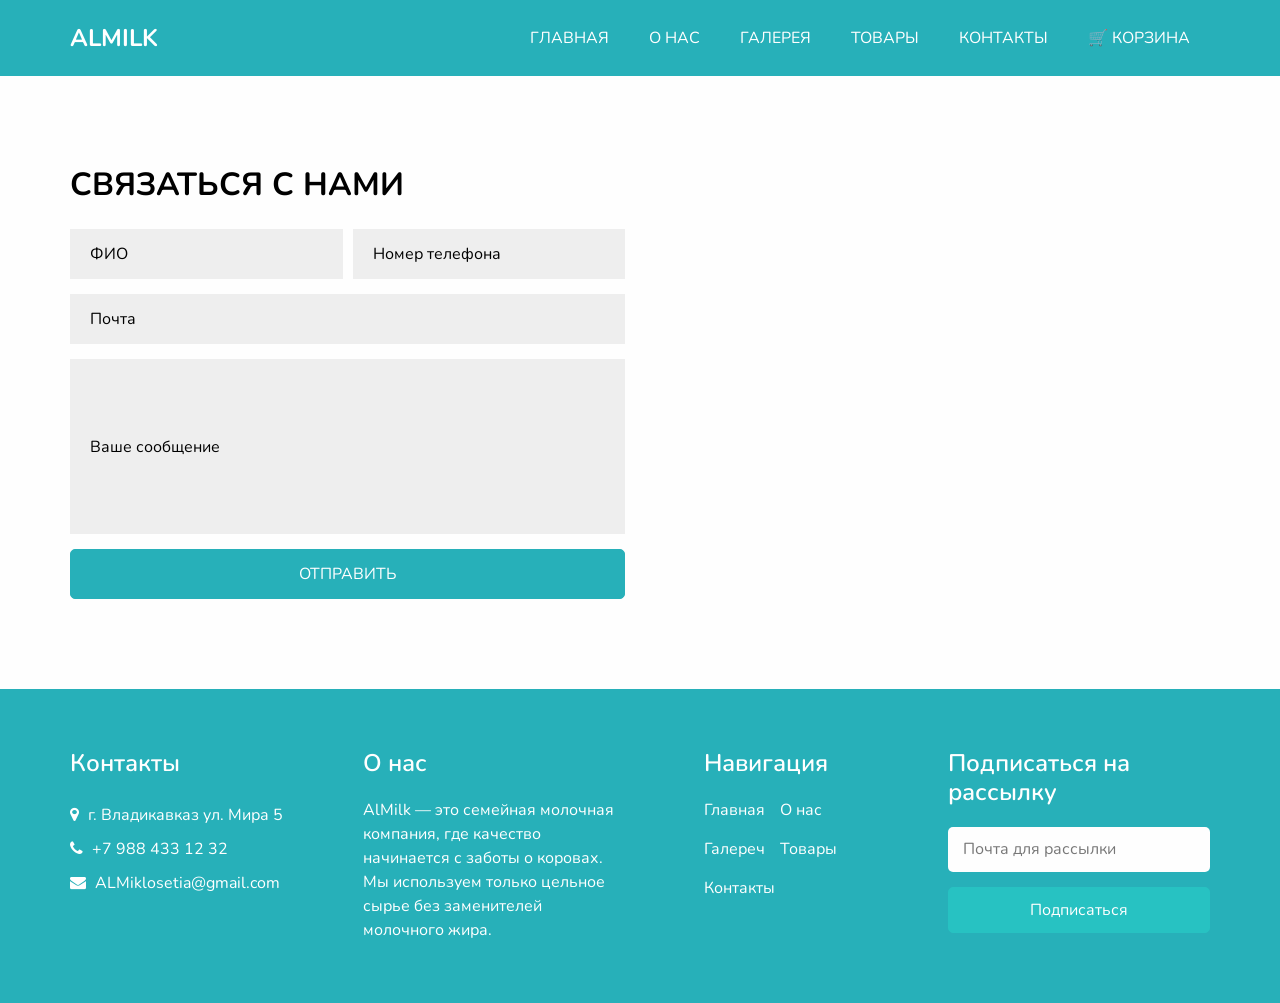
<file: contact.html>
<!DOCTYPE html>
<html>
<head>
  <meta charset="utf-8" />
  <meta http-equiv="X-UA-Compatible" content="IE=edge" />
  <meta name="viewport" content="width=device-width, initial-scale=1, shrink-to-fit=no" />
  <meta name="keywords" content="" />
  <meta name="description" content="" />
  <meta name="author" content="" />
  <link rel="shortcut icon" href="images/favicon.png" type="">
  <title> ALMilk </title>
  <link rel="stylesheet" type="text/css" href="css/bootstrap.css" />
  <link href="https://fonts.googleapis.com/css2?family=Roboto:wght@400;500;700;900&display=swap" rel="stylesheet">
  <link rel="stylesheet" type="text/css" href="https://cdnjs.cloudflare.com/ajax/libs/OwlCarousel2/2.3.4/assets/owl.carousel.min.css" />
  <link href="css/font-awesome.min.css" rel="stylesheet" />
  <link href="css/style.css" rel="stylesheet" />
  <link href="css/responsive.css" rel="stylesheet" />

</head>

<body class="sub_page">

  <div class="hero_area">
    <header class="header_section">
      <div class="container">
        <nav class="navbar navbar-expand-lg custom_nav-container ">
          <a class="navbar-brand" href="index.html">
            <span>
              ALMilk
            </span>
          </a>

          <button class="navbar-toggler" type="button" data-toggle="collapse" data-target="#navbarSupportedContent" aria-controls="navbarSupportedContent" aria-expanded="false" aria-label="Toggle navigation">
            <span class=""> </span>
          </button>

          <div class="collapse navbar-collapse" id="navbarSupportedContent">
            <ul class="navbar-nav">
              <li class="nav-item active">
                <a class="nav-link" href="index.html">Главная</a>
              </li>
              <li class="nav-item">
                <a class="nav-link" href="about.html">О нас</a>
              </li>
              <li class="nav-item">
                <a class="nav-link" href="gallery.html">Галерея</a>
              </li>
              <li class="nav-item">
                <a class="nav-link" href="tovar.html">Товары</a>
              </li>
              <li class="nav-item">
                <a class="nav-link" href="contact.html">Контакты</a>
              </li>
              <li class="nav-item">
  <a class="nav-link" href="cart.html" style="position: relative;">
    🛒 Корзина
    <span id="cartCountBadge" class="cart-count" style="display: none;">0</span>
  </a>
</li>
            </ul>
          </div>
        </nav>
      </div>
    </header>
  </div>

  <section class="contact_section layout_padding">
    <div class="container">
      <div class="heading_container">
        <h2>
          Связаться с нами
        </h2>
      </div>
      <div class="row">
        <div class="col-md-6">
          <div class="form_container contact-form">
            <form action="">
              <div class="form-row">
                <div class="col-lg-6">
                  <div>
                    <input type="text" placeholder="ФИО" />
                  </div>
                </div>
                <div class="col-lg-6">
                  <div>
                    <input type="text" placeholder="Номер телефона" />
                  </div>
                </div>
              </div>
              <div>
                <input type="email" placeholder="Почта" />
              </div>
              <div>
                <input type="text" class="message-box" placeholder="Ваше сообщение" />
              </div>
              <div class="btn_box">
                <button>
                  Отправить
                </button>
              </div>
            </form>            
          </div>
        </div>
      </div>
    </div>

    
  </section>

  <footer class="footer_section">
    <div class="container">
      <div class="row">
        <div class="col-md-6 col-lg-3 footer_col">
          <div class="footer_contact">
            <h4>
              Контакты
            </h4>
            <div class="contact_link_box">
              <a href="">
                <i class="fa fa-map-marker" aria-hidden="true"></i>
                <span>
                  г. Владикавказ ул. Мира 5
                </span>
              </a>
              <a href="">
                <i class="fa fa-phone" aria-hidden="true"></i>
                <span>
                  +7 988 433 12 32
                </span>
              </a>
              <a href="">
                <i class="fa fa-envelope" aria-hidden="true"></i>
                <span>
                  ALMiklosetia@gmail.com
                </span>
              </a>
            </div>
          </div>
        </div>
        <div class="col-md-6 col-lg-3 footer_col">
          <div class="footer_detail">
            <h4>
              О нас
            </h4>
            <p>
              AlMilk — это семейная молочная компания, где качество начинается с заботы о коровах. Мы используем только цельное сырье без заменителей молочного жира.
            </p>
          </div>
        </div>
        <div class="col-md-6 col-lg-2 mx-auto footer_col">
          <div class="footer_link_box">
            <h4>
              Навигация
            </h4>
            <div class="footer_links">
              <a class="active" href="index.html">
                Главная
              </a>
              <a class="" href="about.html">
                О нас
              </a>
              <a class="" href="gallery.html">
                Галереч
              </a>
              <a class="" href="tovar.html">
                Товары
              </a>
              <a class="" href="contact.html">
                Контакты
              </a>
            </div>
          </div>
        </div>
        <div class="col-md-6 col-lg-3 footer_col ">
          <h4>
            Подписаться на рассылку
          </h4>
          <form action="#">
            <input type="email" placeholder="Почта для рассылки" />
            <button type="submit">
              Подписаться
            </button>
          </form>
        </div>
      </div> 
    </div>
  </footer>
  <script type="text/javascript" src="js/jquery-3.4.1.min.js"></script>
  <script src="https://cdn.jsdelivr.net/npm/popper.js@1.16.0/dist/umd/popper.min.js" integrity="sha384-Q6E9RHvbIyZFJoft+2mJbHaEWldlvI9IOYy5n3zV9zzTtmI3UksdQRVvoxMfooAo" crossorigin="anonymous">
  </script>
  <script type="text/javascript" src="js/bootstrap.js"></script>
  <script type="text/javascript" src="https://cdnjs.cloudflare.com/ajax/libs/OwlCarousel2/2.3.4/owl.carousel.min.js">
  </script>
  <script type="text/javascript" src="js/custom.js"></script>

</body>

</html>
</file>
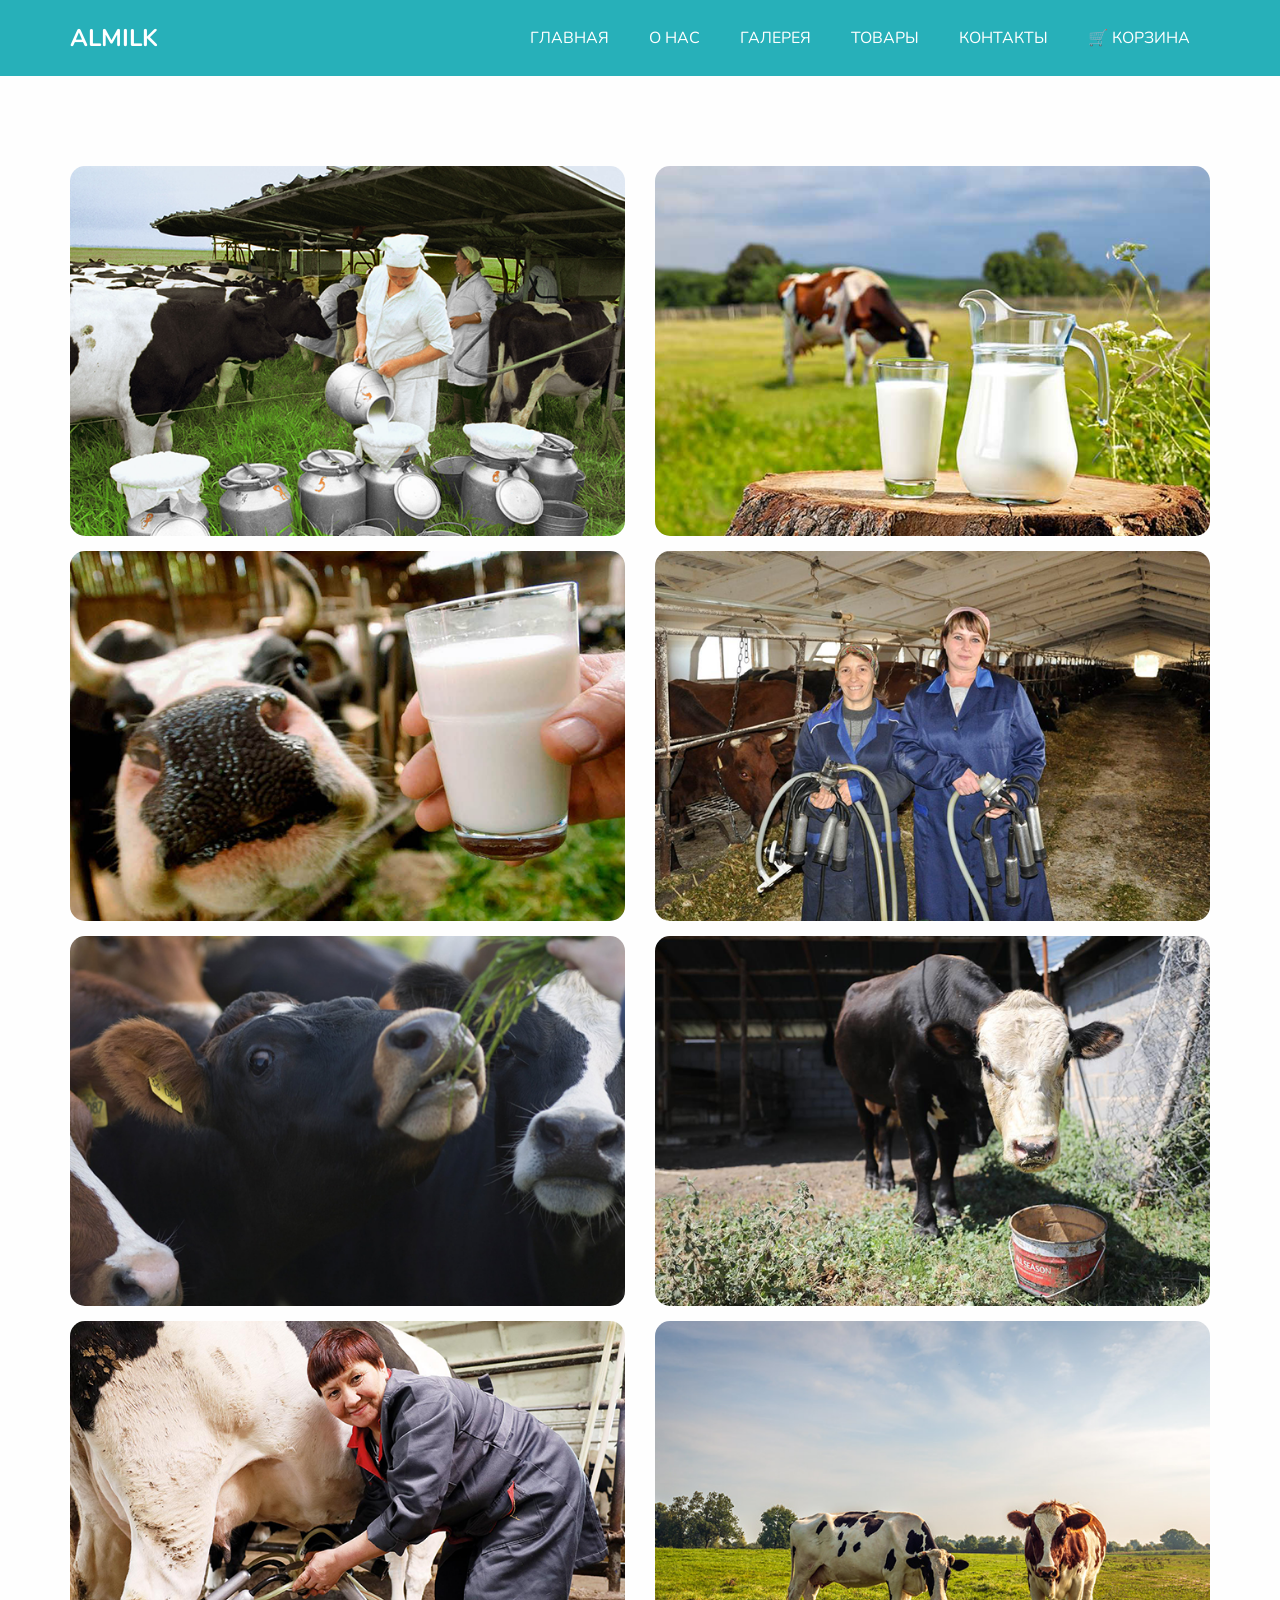
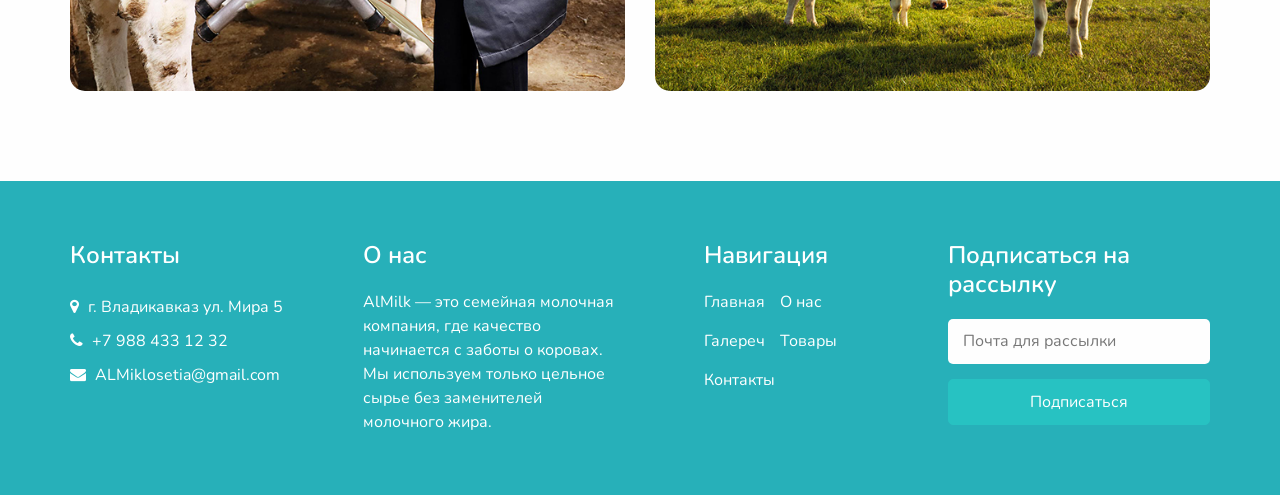
<file: gallery.html>
<!DOCTYPE html>
<html>

<head>
  <meta charset="utf-8" />
  <meta http-equiv="X-UA-Compatible" content="IE=edge" />
  <meta name="viewport" content="width=device-width, initial-scale=1, shrink-to-fit=no" />
  <meta name="keywords" content="" />
  <meta name="description" content="" />
  <meta name="author" content="" />
  <link rel="shortcut icon" href="images/favicon.png" type="">
  <title> ALMilk </title>
  <link rel="stylesheet" type="text/css" href="css/bootstrap.css" />
  <link href="https://fonts.googleapis.com/css2?family=Roboto:wght@400;500;700;900&display=swap" rel="stylesheet">
  <link rel="stylesheet" type="text/css" href="https://cdnjs.cloudflare.com/ajax/libs/OwlCarousel2/2.3.4/assets/owl.carousel.min.css" />
  <link href="css/font-awesome.min.css" rel="stylesheet" />
  <link href="css/style.css" rel="stylesheet" />
  <link href="css/responsive.css" rel="stylesheet" />
</head>
<body class="sub_page">
  <div class="hero_area">
    <div class="hero_bg_box">
      <img src="images/hero-bg.png" alt="">
    </div>
    <header class="header_section">
      <div class="container">
        <nav class="navbar navbar-expand-lg custom_nav-container ">
          <a class="navbar-brand" href="index.html">
            <span>
              ALMilk
            </span>
          </a>
          <button class="navbar-toggler" type="button" data-toggle="collapse" data-target="#navbarSupportedContent" aria-controls="navbarSupportedContent" aria-expanded="false" aria-label="Toggle navigation">
            <span class=""> </span>
          </button>
          <div class="collapse navbar-collapse" id="navbarSupportedContent">
            <ul class="navbar-nav">
              <li class="nav-item active">
                <a class="nav-link" href="index.html">Главная</a>
              </li>
              <li class="nav-item">
                <a class="nav-link" href="about.html">О нас</a>
              </li>
              <li class="nav-item">
                <a class="nav-link" href="gallery.html">Галерея</a>
              </li>
              <li class="nav-item">
                <a class="nav-link" href="tovar.html">Товары</a>
              </li>
              <li class="nav-item">
                <a class="nav-link" href="contact.html">Контакты</a>
              </li>
              <li class="nav-item">
  <a class="nav-link" href="cart.html" style="position: relative;">
    🛒 Корзина
    <span id="cartCountBadge" class="cart-count" style="display: none;">0</span>
  </a>
</li>
            </ul>
          </div>
        </nav>
      </div>
    </header>
  </div>

  <section class="about_section layout_padding">
    <div class="container  ">
      <div class="row">
        <div class="col-md-6 ">
          <div class="img-box">
            <img src="images/about-img.png" alt="">
          </div>
        </div>
        <div class="col-md-6">
          <div class="detail-box">
            <div class="heading_container">
            </div>
          <div class="img-box">
            <img src="images/about2.png" alt="">
          </div>
          </div>
        </div>
      </div>
    </div>
    <div class="hhj" style="margin-top: 15px;">

    </div>
    <div class="container  ">
      <div class="row">
        <div class="col-md-6 ">
          <div class="img-box">
            <img src="images/about3.png" alt="">
          </div>
        </div>
        <div class="col-md-6">
          <div class="detail-box">
            <div class="heading_container">
            </div>
          <div class="img-box">
            <img src="images/gallery5.png" alt="">
          </div>
          </div>
        </div>
      </div>
    </div>
    <div class="hhj" style="margin-top: 15px;">

    </div>
    <div class="container  ">
      <div class="row">
        <div class="col-md-6 ">
          <div class="img-box">
            <img src="images/gallery.png" alt="">
          </div>
        </div>
        <div class="col-md-6">
          <div class="detail-box">
            <div class="heading_container">
            </div>
          <div class="img-box">
            <img src="images/gallery2.png" alt="">
          </div>
          </div>
        </div>
      </div>
    </div>
    <div class="hhj" style="margin-top: 15px;">

    </div>
    <div class="container  ">
      <div class="row">
        <div class="col-md-6 ">
          <div class="img-box">
            <img src="images/gallery4.png" alt="">
          </div>
        </div>
        <div class="col-md-6">
          <div class="detail-box">
            <div class="heading_container">
            </div>
          <div class="img-box">
            <img src="images/gallery3.png" alt="">
          </div>
          </div>
        </div>
      </div>
    </div>
  </section>

  <footer class="footer_section">
    <div class="container">
      <div class="row">
        <div class="col-md-6 col-lg-3 footer_col">
          <div class="footer_contact">
            <h4>
              Контакты
            </h4>
            <div class="contact_link_box">
              <a href="">
                <i class="fa fa-map-marker" aria-hidden="true"></i>
                <span>
                  г. Владикавказ ул. Мира 5
                </span>
              </a>
              <a href="">
                <i class="fa fa-phone" aria-hidden="true"></i>
                <span>
                  +7 988 433 12 32
                </span>
              </a>
              <a href="">
                <i class="fa fa-envelope" aria-hidden="true"></i>
                <span>
                  ALMiklosetia@gmail.com
                </span>
              </a>
            </div>
          </div>
        </div>
        <div class="col-md-6 col-lg-3 footer_col">
          <div class="footer_detail">
            <h4>
              О нас
            </h4>
            <p>
              AlMilk — это семейная молочная компания, где качество начинается с заботы о коровах. Мы используем только цельное сырье без заменителей молочного жира.
            </p>
          </div>
        </div>
        <div class="col-md-6 col-lg-2 mx-auto footer_col">
          <div class="footer_link_box">
            <h4>
              Навигация
            </h4>
            <div class="footer_links">
              <a class="active" href="index.html">
                Главная
              </a>
              <a class="" href="about.html">
                О нас
              </a>
              <a class="" href="gallery.html">
                Галереч
              </a>
              <a class="" href="tovar.html">
                Товары
              </a>
              <a class="" href="contact.html">
                Контакты
              </a>
            </div>
          </div>
        </div>
        <div class="col-md-6 col-lg-3 footer_col ">
          <h4>
            Подписаться на рассылку
          </h4>
          <form action="#">
            <input type="email" placeholder="Почта для рассылки" />
            <button type="submit">
              Подписаться
            </button>
          </form>
        </div>
      </div> 
    </div>
  </footer>
  <script type="text/javascript" src="js/jquery-3.4.1.min.js"></script>
  <script src="https://cdn.jsdelivr.net/npm/popper.js@1.16.0/dist/umd/popper.min.js" integrity="sha384-Q6E9RHvbIyZFJoft+2mJbHaEWldlvI9IOYy5n3zV9zzTtmI3UksdQRVvoxMfooAo" crossorigin="anonymous">
  </script>
  <script type="text/javascript" src="js/bootstrap.js"></script>
  <script type="text/javascript" src="https://cdnjs.cloudflare.com/ajax/libs/OwlCarousel2/2.3.4/owl.carousel.min.js">
  </script>
  <script type="text/javascript" src="js/custom.js"></script>

</body>

</html>
</file>
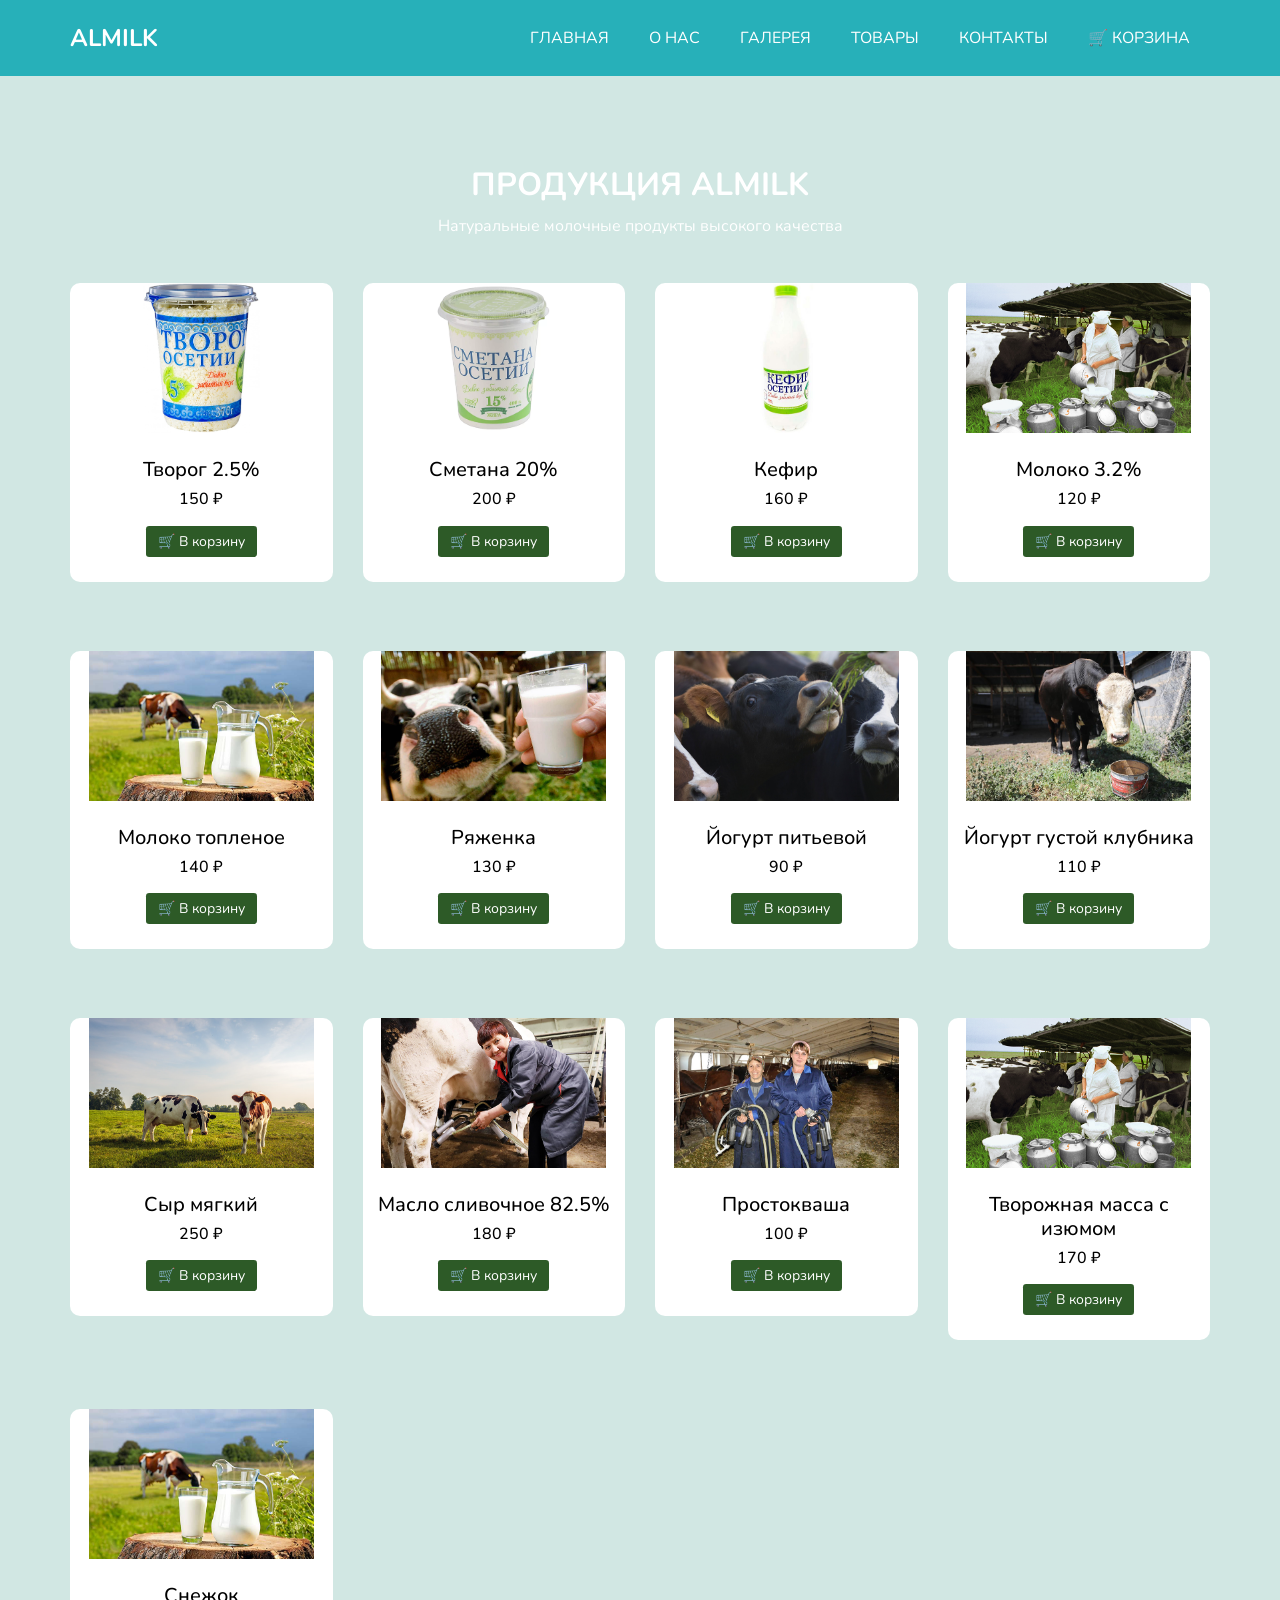
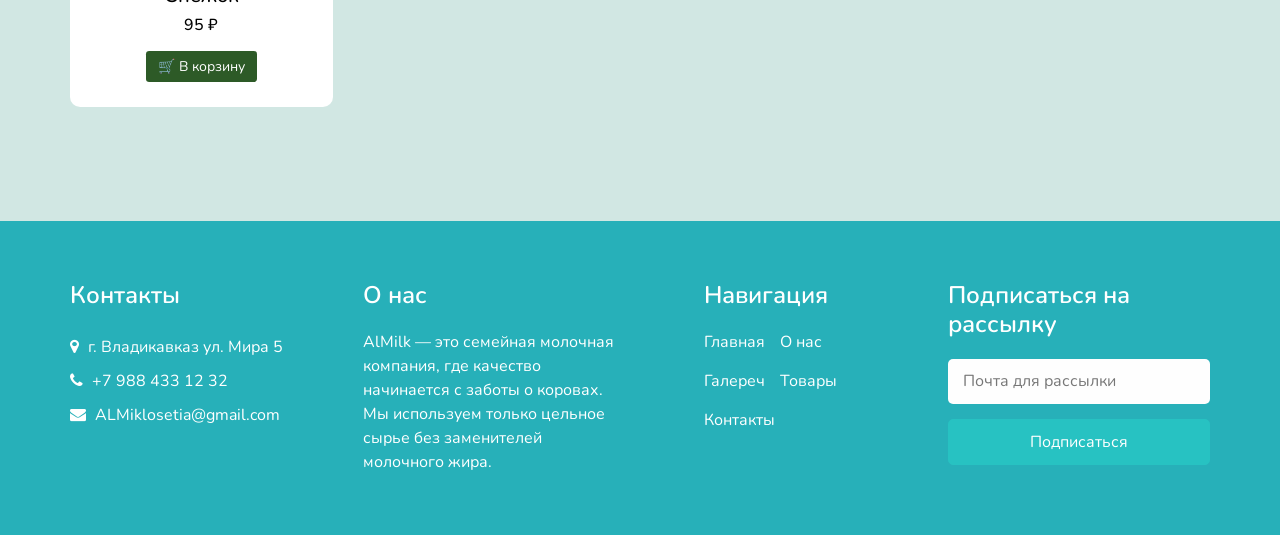
<file: tovar.html>
<!DOCTYPE html>
<html>

<head>
  <meta charset="utf-8" />
  <meta http-equiv="X-UA-Compatible" content="IE=edge" />
  <meta name="viewport" content="width=device-width, initial-scale=1, shrink-to-fit=no" />
  <meta name="keywords" content="" />
  <meta name="description" content="" />
  <meta name="author" content="" />
  <link rel="shortcut icon" href="images/favicon.png" type="">
  <title> ALMilk </title>
  <link rel="stylesheet" type="text/css" href="css/bootstrap.css" />
  <link href="https://fonts.googleapis.com/css2?family=Roboto:wght@400;500;700;900&display=swap" rel="stylesheet">
  <link rel="stylesheet" type="text/css" href="https://cdnjs.cloudflare.com/ajax/libs/OwlCarousel2/2.3.4/assets/owl.carousel.min.css" />
  <link href="css/font-awesome.min.css" rel="stylesheet" />
  <link href="css/style.css" rel="stylesheet" />
  <link href="css/responsive.css" rel="stylesheet" />

</head>

<body class="sub_page">

  <div class="hero_area">

    <div class="hero_bg_box">
      <img src="images/hero-bg.png" alt="">
    </div>
    <header class="header_section">
      <div class="container">
        <nav class="navbar navbar-expand-lg custom_nav-container ">
          <a class="navbar-brand" href="index.html">
            <span>
              ALMilk
            </span>
          </a>

          <button class="navbar-toggler" type="button" data-toggle="collapse" data-target="#navbarSupportedContent" aria-controls="navbarSupportedContent" aria-expanded="false" aria-label="Toggle navigation">
            <span class=""> </span>
          </button>

          <div class="collapse navbar-collapse" id="navbarSupportedContent">
            <ul class="navbar-nav">
              <li class="nav-item active">
                <a class="nav-link" href="index.html">Главная</a>
              </li>
              <li class="nav-item">
                <a class="nav-link" href="about.html">О нас</a>
              </li>
              <li class="nav-item">
                <a class="nav-link" href="gallery.html">Галерея</a>
              </li>
              <li class="nav-item">
                <a class="nav-link" href="tovar.html">Товары</a>
              </li>
              <li class="nav-item">
                <a class="nav-link" href="contact.html">Контакты</a>
              </li>
              <li class="nav-item">
  <a class="nav-link" href="cart.html" style="position: relative;">
    🛒 Корзина
    <span id="cartCountBadge" class="cart-count" style="display: none;">0</span>
  </a>
</li>
            </ul>
          </div>
        </nav>
      </div>
    </header>
  </div>

  <section class="tovar_section layout_padding">
  <div class="container">
    <div class="heading_container heading_center">
      <h2>Продукция ALMilk</h2>
      <p class="col-md-10 mx-auto px-0">Натуральные молочные продукты высокого качества</p>
    </div>
    <div class="row" id="productsGrid">
      <!-- Товары будут загружены через JS -->
    </div>
  </div>
</section>

<script>
  // Каталог товаров
  const products = [
    { id: 'prod1', name: 'Творог 2.5%', price: 150, image: 'images/1.png', category: 'Творог' },
    { id: 'prod2', name: 'Сметана 20%', price: 200, image: 'images/2.png', category: 'Сметана' },
    { id: 'prod3', name: 'Кефир', price: 160, image: 'images/3.png', category: 'Кефир' },
    { id: 'prod4', name: 'Молоко 3.2%', price: 120, image: 'images/about-img.png', category: 'Молоко' },
    { id: 'prod5', name: 'Молоко топленое', price: 140, image: 'images/about2.png', category: 'Молоко' },
    { id: 'prod6', name: 'Ряженка', price: 130, image: 'images/about3.png', category: 'Ряженка' },
    { id: 'prod7', name: 'Йогурт питьевой', price: 90, image: 'images/gallery.png', category: 'Йогурт' },
    { id: 'prod8', name: 'Йогурт густой клубника', price: 110, image: 'images/gallery2.png', category: 'Йогурт' },
    { id: 'prod9', name: 'Сыр мягкий', price: 250, image: 'images/gallery3.png', category: 'Сыр' },
    { id: 'prod10', name: 'Масло сливочное 82.5%', price: 180, image: 'images/gallery4.png', category: 'Масло' },
    { id: 'prod11', name: 'Простокваша', price: 100, image: 'images/gallery5.png', category: 'Простокваша' },
    { id: 'prod12', name: 'Творожная масса с изюмом', price: 170, image: 'images/about-img.png', category: 'Творог' },
    { id: 'prod13', name: 'Снежок', price: 95, image: 'images/about2.png', category: 'Напитки' }
  ];

  function showToast(message) {
    let toast = document.createElement('div');
    toast.className = 'toast-notification';
    toast.innerHTML = message;
    toast.style.cssText = 'position:fixed;bottom:20px;right:20px;background:#28a745;color:white;padding:12px 24px;border-radius:8px;z-index:1000;animation:slideIn 0.3s ease';
    document.body.appendChild(toast);
    setTimeout(() => toast.remove(), 2000);
  }

  function addToCart(productId) {
    const product = products.find(p => p.id === productId);
    if (!product) return;
    
    let cart = JSON.parse(localStorage.getItem('almilkCart')) || [];
    const existingItem = cart.find(item => item.id === productId);
    
    if (existingItem) {
      existingItem.quantity += 1;
    } else {
      cart.push({
        id: product.id,
        name: product.name,
        price: product.price,
        image: product.image,
        quantity: 1
      });
    }
    
    localStorage.setItem('almilkCart', JSON.stringify(cart));
    showToast(product.name + ' добавлен в корзину 🛒');
    updateHeaderCartCount();
  }

  function updateHeaderCartCount() {
    const cart = JSON.parse(localStorage.getItem('almilkCart')) || [];
    const count = cart.reduce((sum, item) => sum + item.quantity, 0);
    const badge = document.getElementById('cartCountBadge');
    if (badge) {
      if (count > 0) {
        badge.style.display = 'inline';
        badge.textContent = count;
      } else {
        badge.style.display = 'none';
      }
    }
  }

  function renderProducts() {
    const grid = document.getElementById('productsGrid');
    let html = '';
    
    products.forEach(product => {
      html += `
        <div class="col-sm-6 col-lg-3 mb-4">
          <div class="box">
            <div class="img-box">
              <img src="${product.image}" alt="${product.name}" style="height: 150px; object-fit: contain;">
            </div>
            <div class="detail-box">
              <h5>${product.name}</h5>
              <h6 class="">${product.price} ₽</h6>
              <button class="btn btn-success btn-sm mt-2" style="background:#2d5a27; border:none;" onclick="addToCart('${product.id}')">
                🛒 В корзину
              </button>
            </div>
          </div>
        </div>
      `;
    });
    
    grid.innerHTML = html;
  }

  renderProducts();
  updateHeaderCartCount();
</script>

<style>
  .toast-notification {
    position: fixed;
    bottom: 20px;
    right: 20px;
    background: #28a745;
    color: white;
    padding: 12px 24px;
    border-radius: 8px;
    z-index: 1000;
    animation: slideIn 0.3s ease;
  }
  @keyframes slideIn {
    from { transform: translateX(100%); opacity: 0; }
    to { transform: translateX(0); opacity: 1; }
  }
  .mb-4 { margin-bottom: 1.5rem; }
  .mt-2 { margin-top: 0.5rem; }
  .btn-sm { padding: 5px 12px; font-size: 14px; }
</style>

  <footer class="footer_section">
    <div class="container">
      <div class="row">
        <div class="col-md-6 col-lg-3 footer_col">
          <div class="footer_contact">
            <h4>
              Контакты
            </h4>
            <div class="contact_link_box">
              <a href="">
                <i class="fa fa-map-marker" aria-hidden="true"></i>
                <span>
                  г. Владикавказ ул. Мира 5
                </span>
              </a>
              <a href="">
                <i class="fa fa-phone" aria-hidden="true"></i>
                <span>
                  +7 988 433 12 32
                </span>
              </a>
              <a href="">
                <i class="fa fa-envelope" aria-hidden="true"></i>
                <span>
                  ALMiklosetia@gmail.com
                </span>
              </a>
            </div>
          </div>
        </div>
        <div class="col-md-6 col-lg-3 footer_col">
          <div class="footer_detail">
            <h4>
              О нас
            </h4>
            <p>
              AlMilk — это семейная молочная компания, где качество начинается с заботы о коровах. Мы используем только цельное сырье без заменителей молочного жира.
            </p>
          </div>
        </div>
        <div class="col-md-6 col-lg-2 mx-auto footer_col">
          <div class="footer_link_box">
            <h4>
              Навигация
            </h4>
            <div class="footer_links">
              <a class="active" href="index.html">
                Главная
              </a>
              <a class="" href="about.html">
                О нас
              </a>
              <a class="" href="gallery.html">
                Галереч
              </a>
              <a class="" href="tovar.html">
                Товары
              </a>
              <a class="" href="contact.html">
                Контакты
              </a>
            </div>
          </div>
        </div>
        <div class="col-md-6 col-lg-3 footer_col ">
          <h4>
            Подписаться на рассылку
          </h4>
          <form action="#">
            <input type="email" placeholder="Почта для рассылки" />
            <button type="submit">
              Подписаться
            </button>
          </form>
        </div>
      </div> 
    </div>
  </footer>
  <script type="text/javascript" src="js/jquery-3.4.1.min.js"></script>
  <script src="https://cdn.jsdelivr.net/npm/popper.js@1.16.0/dist/umd/popper.min.js" integrity="sha384-Q6E9RHvbIyZFJoft+2mJbHaEWldlvI9IOYy5n3zV9zzTtmI3UksdQRVvoxMfooAo" crossorigin="anonymous">
  </script>
  <script type="text/javascript" src="js/bootstrap.js"></script>
  <script type="text/javascript" src="https://cdnjs.cloudflare.com/ajax/libs/OwlCarousel2/2.3.4/owl.carousel.min.js">
  </script>
  <script type="text/javascript" src="js/custom.js"></script>

</body>

</html>
</file>
<file: css/style.css>
@import url("https://fonts.googleapis.com/css2?family=Nunito:wght@400;600;700&display=swap");
body {
  font-family: 'Nunito', sans-serif;
  color: #000000;
  background-color: #fefefe;
  overflow-x: hidden;
}

.layout_padding {
  padding: 90px 0;
}

.layout_padding2 {
  padding: 75px 0;
}

.layout_padding2-top {
  padding-top: 75px;
}

.layout_padding2-bottom {
  padding-bottom: 75px;
}

.layout_padding-top {
  padding-top: 90px;
}

.layout_padding-bottom {
  padding-bottom: 90px;
}

.layout_margin-top {
  margin-top: 90px;
}

.layout_margin-bottom {
  margin-bottom: 90px;
}
.cart-count {
  background: #ff6b6b;
  color: white;
  border-radius: 50%;
  padding: 2px 8px;
  font-size: 12px;
  position: relative;
  top: -10px;
  left: -5px;
}
.heading_container {
  display: -webkit-box;
  display: -ms-flexbox;
  display: flex;
  -webkit-box-orient: vertical;
  -webkit-box-direction: normal;
      -ms-flex-direction: column;
          flex-direction: column;
  -webkit-box-align: start;
      -ms-flex-align: start;
          align-items: flex-start;
}

.heading_container h2 {
  position: relative;
  font-weight: bold;
  margin-bottom: 0;
  text-transform: uppercase;
}

.heading_container p {
  margin-top: 10px;
  margin-bottom: 0;
}

.heading_container.heading_center {
  -webkit-box-align: center;
      -ms-flex-align: center;
          align-items: center;
  text-align: center;
}

a,
a:hover,
a:focus {
  text-decoration: none;
}

a:hover,
a:focus {
  color: initial;
}

.btn,
.btn:focus {
  outline: none !important;
  -webkit-box-shadow: none;
          box-shadow: none;
}

/*header section*/
.hero_area {
  position: relative;
  min-height: 100vh;
  display: -webkit-box;
  display: -ms-flexbox;
  display: flex;
  -webkit-box-orient: vertical;
  -webkit-box-direction: normal;
      -ms-flex-direction: column;
          flex-direction: column;
}

.hero_area .hero_bg_box {
  position: absolute;
  top: 0;
  left: 0;
  width: 100%;
  height: 100%;
  display: -webkit-box;
  display: -ms-flexbox;
  display: flex;
  -webkit-box-pack: center;
      -ms-flex-pack: center;
          justify-content: center;
  -webkit-box-align: end;
      -ms-flex-align: end;
          align-items: flex-end;
  overflow: hidden;
  z-index: -1;
}

.hero_area .hero_bg_box img {
  width: 100%;
  height: 100%;
  -o-object-fit: cover;
     object-fit: cover;
  -o-object-position: bottom right;
     object-position: bottom right;
}

.sub_page .hero_area {
  min-height: auto;
  background-color: #27b0b9;
}

.sub_page .hero_area .hero_bg_box {
  display: none;
}

.header_section {
  padding: 15px 0;
}

.header_section .container-fluid {
  padding-right: 25px;
  padding-left: 25px;
}

.navbar-brand span {
  font-weight: bold;
  font-size: 24px;
  color: #ffffff;
  text-transform: uppercase;
}

.custom_nav-container {
  padding: 0;
}

.custom_nav-container .navbar-nav {
  margin-left: auto;
}

.custom_nav-container .navbar-nav .nav-item .nav-link {
  padding: 5px 20px;
  color: #ffffff;
  text-align: center;
  text-transform: uppercase;
  border-radius: 5px;
  -webkit-transition: all 0.3s;
  transition: all 0.3s;
}

.custom_nav-container .nav_search-btn {
  width: 35px;
  height: 35px;
  padding: 0;
  border: none;
  color: #ffffff;
}

.custom_nav-container .nav_search-btn:hover {
  color: #27c2c2;
}

.custom_nav-container .navbar-toggler {
  outline: none;
}

.custom_nav-container .navbar-toggler {
  padding: 0;
  width: 37px;
  height: 42px;
  -webkit-transition: all 0.3s;
  transition: all 0.3s;
}

.custom_nav-container .navbar-toggler span {
  display: block;
  width: 35px;
  height: 4px;
  background-color: #ffffff;
  margin: 7px 0;
  -webkit-transition: all 0.3s;
  transition: all 0.3s;
  position: relative;
  border-radius: 5px;
  transition: all 0.3s;
}

.custom_nav-container .navbar-toggler span::before, .custom_nav-container .navbar-toggler span::after {
  content: "";
  position: absolute;
  left: 0;
  height: 100%;
  width: 100%;
  background-color: #ffffff;
  top: -10px;
  border-radius: 5px;
  -webkit-transition: all 0.3s;
  transition: all 0.3s;
}

.custom_nav-container .navbar-toggler span::after {
  top: 10px;
}

.custom_nav-container .navbar-toggler[aria-expanded="true"] {
  -webkit-transform: rotate(360deg);
          transform: rotate(360deg);
}

.custom_nav-container .navbar-toggler[aria-expanded="true"] span {
  -webkit-transform: rotate(45deg);
          transform: rotate(45deg);
}

.custom_nav-container .navbar-toggler[aria-expanded="true"] span::before, .custom_nav-container .navbar-toggler[aria-expanded="true"] span::after {
  -webkit-transform: rotate(90deg);
          transform: rotate(90deg);
  top: 0;
}

/*end header section*/
/* slider section */
.slider_section {
  -webkit-box-flex: 1;
      -ms-flex: 1;
          flex: 1;
  display: -webkit-box;
  display: -ms-flexbox;
  display: flex;
  -webkit-box-align: center;
      -ms-flex-align: center;
          align-items: center;
  position: relative;
  padding: 45px 0 145px 0;
}

.slider_section .row {
  -webkit-box-align: center;
      -ms-flex-align: center;
          align-items: center;
}

.slider_section #customCarousel1 {
  width: 100%;
  position: unset;
}

.slider_section .detail-box {
  color: #27b0b9;
}

.slider_section .detail-box h1 {
  font-size: 3rem;
  font-weight: bold;
  text-transform: uppercase;
  margin-bottom: 15px;
  color: #ffffff;
}

.slider_section .detail-box p {
  color: #fefefe;
  font-size: 14px;
}

.slider_section .detail-box .btn-box {
  display: -webkit-box;
  display: -ms-flexbox;
  display: flex;
  margin: 0 -5px;
  margin-top: 25px;
}

.slider_section .detail-box .btn-box a {
  margin: 5px;
  text-align: center;
  width: 165px;
}

.slider_section .detail-box .btn-box .btn1 {
  display: inline-block;
  padding: 10px 15px;
  background-color: #ffffff;
  color: #27c2c2;
  border-radius: 5px;
  -webkit-transition: all 0.3s;
  transition: all 0.3s;
  border: 1px solid #ffffff;
}

.slider_section .detail-box .btn-box .btn1:hover {
  background-color: transparent;
  color: #ffffff;
}

.slider_section .img-box {
  display: -webkit-box;
  display: -ms-flexbox;
  display: flex;
  -webkit-box-pack: center;
      -ms-flex-pack: center;
          justify-content: center;
}

.slider_section .img-box img {
  width: 100%;
  max-width: 375px;
}

.slider_section .carousel-indicators {
  position: unset;
  margin: 0;
  -webkit-box-pack: center;
      -ms-flex-pack: center;
          justify-content: center;
  -webkit-box-align: center;
      -ms-flex-align: center;
          align-items: center;
}

.slider_section .carousel-indicators li {
  background-color: #ffffff;
  width: 12px;
  height: 12px;
  border-radius: 100%;
  opacity: 1;
}

.slider_section .carousel-indicators li.active {
  width: 20px;
  height: 20px;
}

.department_section {
  position: relative;
}

.department_section .box {
  display: -webkit-box;
  display: -ms-flexbox;
  display: flex;
  -webkit-box-orient: vertical;
  -webkit-box-direction: normal;
      -ms-flex-direction: column;
          flex-direction: column;
  -webkit-box-align: center;
      -ms-flex-align: center;
          align-items: center;
  margin-top: 45px;
  background-color: #ffffff;
  border-radius: 5px;
  text-align: center;
}

.department_section .box .img-box {
  width: 90px;
  height: 90px;
  margin-bottom: 15px;
  background-color: #27c2c2;
  border-radius: 100%;
  display: -webkit-box;
  display: -ms-flexbox;
  display: flex;
  -webkit-box-pack: center;
      -ms-flex-pack: center;
          justify-content: center;
  -webkit-box-align: center;
      -ms-flex-align: center;
          align-items: center;
}

.department_section .box .img-box img {
  max-width: 55px;
  max-height: 55px;
  -webkit-transition: all 0.3s;
  transition: all 0.3s;
}

.department_section .box .detail-box h5 {
  font-weight: bold;
  text-transform: uppercase;
}

.department_section .box .detail-box a {
  color: #27c2c2;
  font-weight: 600;
}

.department_section .box .detail-box a:hover {
  color: #27c2c2;
}

.department_section .btn-box {
  display: -webkit-box;
  display: -ms-flexbox;
  display: flex;
  -webkit-box-pack: center;
      -ms-flex-pack: center;
          justify-content: center;
  margin-top: 45px;
}

.department_section .btn-box a {
  display: inline-block;
  padding: 10px 45px;
  background-color: #27c2c2;
  color: #ffffff;
  border-radius: 5px;
  -webkit-transition: all 0.3s;
  transition: all 0.3s;
  border: 1px solid #27c2c2;
}

.department_section .btn-box a:hover {
  background-color: transparent;
  color: #27c2c2;
}

.about_section .row {
  -webkit-box-align: center;
      -ms-flex-align: center;
          align-items: center;
}

.about_section .img-box {
  display: -webkit-box;
  display: -ms-flexbox;
  display: flex;
  -webkit-box-pack: center;
      -ms-flex-pack: center;
          justify-content: center;
}

.about_section .img-box img {
  width: 100%;
  border-radius: 15px;
}

.about_section .detail-box h3 {
  font-weight: bold;
}

.about_section .detail-box p {
  margin-top: 15px;
}

.about_section .detail-box a {
  display: inline-block;
  padding: 10px 45px;
  background-color: #27c2c2;
  color: #ffffff;
  border-radius: 5px;
  -webkit-transition: all 0.3s;
  transition: all 0.3s;
  border: 1px solid #27c2c2;
  margin-top: 15px;
}

.about_section .detail-box a:hover {
  background-color: transparent;
  color: #27c2c2;
}

.tovar_section {
  background: #d1e7e3;
}

.tovar_section .heading_container {
  color: #ffffff;
}

.tovar_section .box {
  display: -webkit-box;
  display: -ms-flexbox;
  display: flex;
  -webkit-box-orient: vertical;
  -webkit-box-direction: normal;
      -ms-flex-direction: column;
          flex-direction: column;
  overflow: hidden;
  margin-top: 45px;
  border-radius: 10px;
  overflow: hidden;
  background: #ffffff;
}

.tovar_section .box .img-box {
  width: 100%;
}

.tovar_section .box .img-box img {
  width: 100%;
}

.tovar_section .box .detail-box {
  width: 100%;
  padding: 25px 15px;
  text-align: center;
  position: relative;
}

.tovar_section .box .detail-box .social_box {
  position: absolute;
  z-index: 2;
  left: 50%;
  top: 150%;
  -webkit-transform: translate(-50%, -50%);
          transform: translate(-50%, -50%);
  background-color: #ffffff;
  padding: 10px;
  border-radius: 5px;
  display: -webkit-box;
  display: -ms-flexbox;
  display: flex;
  opacity: 0;
  -webkit-transition: all .3s;
  transition: all .3s;
}

.tovar_section .box .detail-box .social_box a {
  color: #27c2c2;
  margin: 0 10px;
}

.tovar_section .box .detail-box .social_box a:hover {
  color: #27b0b9;
}

.tovar_section .box:hover .social_box {
  top: 0;
  opacity: 1;
}

.tovar_section .btn-box {
  display: -webkit-box;
  display: -ms-flexbox;
  display: flex;
  -webkit-box-pack: center;
      -ms-flex-pack: center;
          justify-content: center;
  margin-top: 45px;
}

.tovar_section .btn-box a {
  display: inline-block;
  padding: 10px 45px;
  background-color: #27b0b9;
  color: #ffffff;
  border-radius: 5px;
  -webkit-transition: all 0.3s;
  transition: all 0.3s;
  border: 1px solid #27b0b9;
}

.tovar_section .btn-box a:hover {
  background-color: transparent;
  color: #27b0b9;
}

.contact_section {
  position: relative;
}

.contact_section .heading_container {
  margin-bottom: 25px;
}

.contact_section .heading_container h2 {
  text-transform: uppercase;
}

.contact_section .form_container input {
  width: 100%;
  border: none;
  height: 50px;
  margin-bottom: 15px;
  padding-left: 20px;
  outline: none;
  color: #101010;
  background: #eeeeee;
}

.contact_section .form_container input::-webkit-input-placeholder {
  color: #000000;
}

.contact_section .form_container input:-ms-input-placeholder {
  color: #000000;
}

.contact_section .form_container input::-ms-input-placeholder {
  color: #000000;
}

.contact_section .form_container input::placeholder {
  color: #000000;
}

.contact_section .form_container input.message-box {
  height: 175px;
}

.contact_section .form_container button {
  width: 100%;
  border: none;
  text-transform: uppercase;
  display: inline-block;
  padding: 12px 55px;
  background-color: #27b0b9;
  color: #ffffff;
  border-radius: 5px;
  -webkit-transition: all 0.3s;
  transition: all 0.3s;
  border: 1px solid #27b0b9;
}

.contact_section .form_container button:hover {
  background-color: transparent;
  color: #27b0b9;
}

.contact_section .map_container {
  height: 368px;
  overflow: hidden;
  display: -webkit-box;
  display: -ms-flexbox;
  display: flex;
  -webkit-box-align: stretch;
      -ms-flex-align: stretch;
          align-items: stretch;
  padding: 0;
}

.contact_section .map_container .map {
  height: 100%;
  -webkit-box-flex: 1;
      -ms-flex: 1;
          flex: 1;
}

.contact_section .map_container .map #googleMap {
  height: 100%;
}

.client_section .heading_container {
  -webkit-box-align: center;
      -ms-flex-align: center;
          align-items: center;
}

.client_section .box {
  display: -webkit-box;
  display: -ms-flexbox;
  display: flex;
  -webkit-box-orient: vertical;
  -webkit-box-direction: normal;
      -ms-flex-direction: column;
          flex-direction: column;
  -webkit-box-align: center;
      -ms-flex-align: center;
          align-items: center;
  text-align: center;
  margin: 45px;
  border-radius: 15px;
}

.client_section .box .img-box {
  margin-bottom: 15px;
  min-width: 145px;
  max-width: 145px;
  overflow: hidden;
}

.client_section .box .img-box img {
  width: 100%;
  border-radius: 100%;
  border: 7px solid rgba(255, 255, 255, 0.45);
}

.client_section .box .detail-box {
  display: -webkit-box;
  display: -ms-flexbox;
  display: flex;
  -webkit-box-orient: vertical;
  -webkit-box-direction: normal;
      -ms-flex-direction: column;
          flex-direction: column;
}

.client_section .box .detail-box .name img {
  width: 25px;
  margin-bottom: 5px;
}

.client_section .box .detail-box .name h6 {
  color: #27c2c2;
  font-size: 20px;
}

.client_section .carousel_btn-container {
  display: -webkit-box;
  display: -ms-flexbox;
  display: flex;
  -webkit-box-pack: center;
      -ms-flex-pack: center;
          justify-content: center;
}

.client_section .carousel-control-prev,
.client_section .carousel-control-next {
  position: unset;
  width: 45px;
  height: 45px;
  border: none;
  opacity: 1;
  background-repeat: no-repeat;
  background-size: 12px;
  background-position: center;
  background-color: #27c2c2;
  background-position: center;
  border-radius: 5px;
  margin: 0 2.5px;
}

.client_section .carousel-control-prev:hover,
.client_section .carousel-control-next:hover {
  background-color: #27b0b9;
}

.client_section .carousel-control-next {
  left: initial;
}

.footer_section {
  background: #27b0b9;
  color: #ffffff;
  padding: 60px 0 15px 0;
  position: relative;
}

.footer_section h4 {
  font-weight: 600;
  margin-bottom: 20px;
}

.footer_section .footer_col {
  margin-bottom: 30px;
}

.footer_section .footer_contact .contact_link_box {
  display: -webkit-box;
  display: -ms-flexbox;
  display: flex;
  -webkit-box-orient: vertical;
  -webkit-box-direction: normal;
      -ms-flex-direction: column;
          flex-direction: column;
}

.footer_section .footer_contact .contact_link_box a {
  margin: 5px 0;
  color: #ffffff;
}

.footer_section .footer_contact .contact_link_box a i {
  margin-right: 5px;
}

.footer_section .footer_contact .contact_link_box a:hover {
  color: #27c2c2;
}

.footer_section .footer_social {
  display: -webkit-box;
  display: -ms-flexbox;
  display: flex;
  margin-top: 20px;
  margin-bottom: 10px;
}

.footer_section .footer_social a {
  display: -webkit-box;
  display: -ms-flexbox;
  display: flex;
  -webkit-box-pack: center;
      -ms-flex-pack: center;
          justify-content: center;
  -webkit-box-align: center;
      -ms-flex-align: center;
          align-items: center;
  color: #ffffff;
  border-radius: 100%;
  margin-right: 10px;
  font-size: 24px;
}

.footer_section .footer_social a:hover {
  color: #27c2c2;
}

.footer_section .footer_links {
  display: -webkit-box;
  display: -ms-flexbox;
  display: flex;
  -ms-flex-wrap: wrap;
      flex-wrap: wrap;
}

.footer_section .footer_links a {
  display: -webkit-box;
  display: -ms-flexbox;
  display: flex;
  -webkit-box-align: center;
      -ms-flex-align: center;
          align-items: center;
  margin-right: 15px;
  margin-bottom: 15px;
  color: #ffffff;
}

.footer_section .footer_links a:hover {
  color: #27c2c2;
}

.footer_section form input {
  border: none;
  background-color: #fefefe;
  width: 100%;
  height: 45px;
  color: #000000;
  outline: none;
  border-radius: 5px;
  padding: 0 15px;
}

.footer_section form input::-webkit-input-placeholder {
  color: #777;
}

.footer_section form input:-ms-input-placeholder {
  color: #777;
}

.footer_section form input::-ms-input-placeholder {
  color: #777;
}

.footer_section form input::placeholder {
  color: #777;
}

.footer_section form button {
  width: 100%;
  text-align: center;
  display: inline-block;
  padding: 10px 55px;
  background-color: #27c2c2;
  color: #ffffff;
  border-radius: 5px;
  -webkit-transition: all 0.3s;
  transition: all 0.3s;
  border: 1px solid #27c2c2;
  margin-top: 15px;
}

.footer_section form button:hover {
  background-color: transparent;
  color: #27c2c2;
}

.footer_section .footer-info {
  text-align: center;
}

.footer_section .footer-info p {
  color: #ffffff;
  padding: 25px 0;
  margin: 0;
}

.footer_section .footer-info p a {
  color: inherit;
}
/*# sourceMappingURL=style.css.map */
</file>
<file: css/responsive.css>
@media (max-width: 1299px) {
  .hero_area .hero_bg_box {
    top: 0;
    left: 0;
    width: 100%;
  }

}

@media (max-width: 1120px) {}

@media (max-width: 992px) {
  .hero_area {
    min-height: auto;
  }

  .slider_section .detail-box {
    margin-bottom: 45px;
  }

  .custom_nav-container .navbar-nav {
    padding-top: 15px;
    align-items: center;
  }

  .custom_nav-container .navbar-nav .nav-item .nav-link {
    padding: 5px 25px;
    margin: 5px 0;
  }

  .footer_section .footer_bg_box img {
    -o-object-position: 10% top;
    object-position: 10% top;
  }
}

@media (max-width: 767px) {

  .about_section .img-box {
    margin-bottom: 30px;
  }

  .contact_section .form_container {
    margin-bottom: 45px;
  }

  .client_section .box {
    margin: 45px 0;
  }

  .hero_area .hero_bg_box img {
    -o-object-position: center top;
    object-position: center top;
  }
}

@media (max-width: 576px) {}

@media (max-width: 480px) {
  .slider_section .detail-box h1 {
    font-size: 2rem;
  }

  .about_section {
    border-radius: 90px;
    padding-left: 10px;
    padding-right: 10px;
  }
}

@media (max-width: 420px) {}

@media (max-width: 376px) {}

@media (min-width: 1200px) {
  .container {
    max-width: 1170px;
  }
}
</file>
